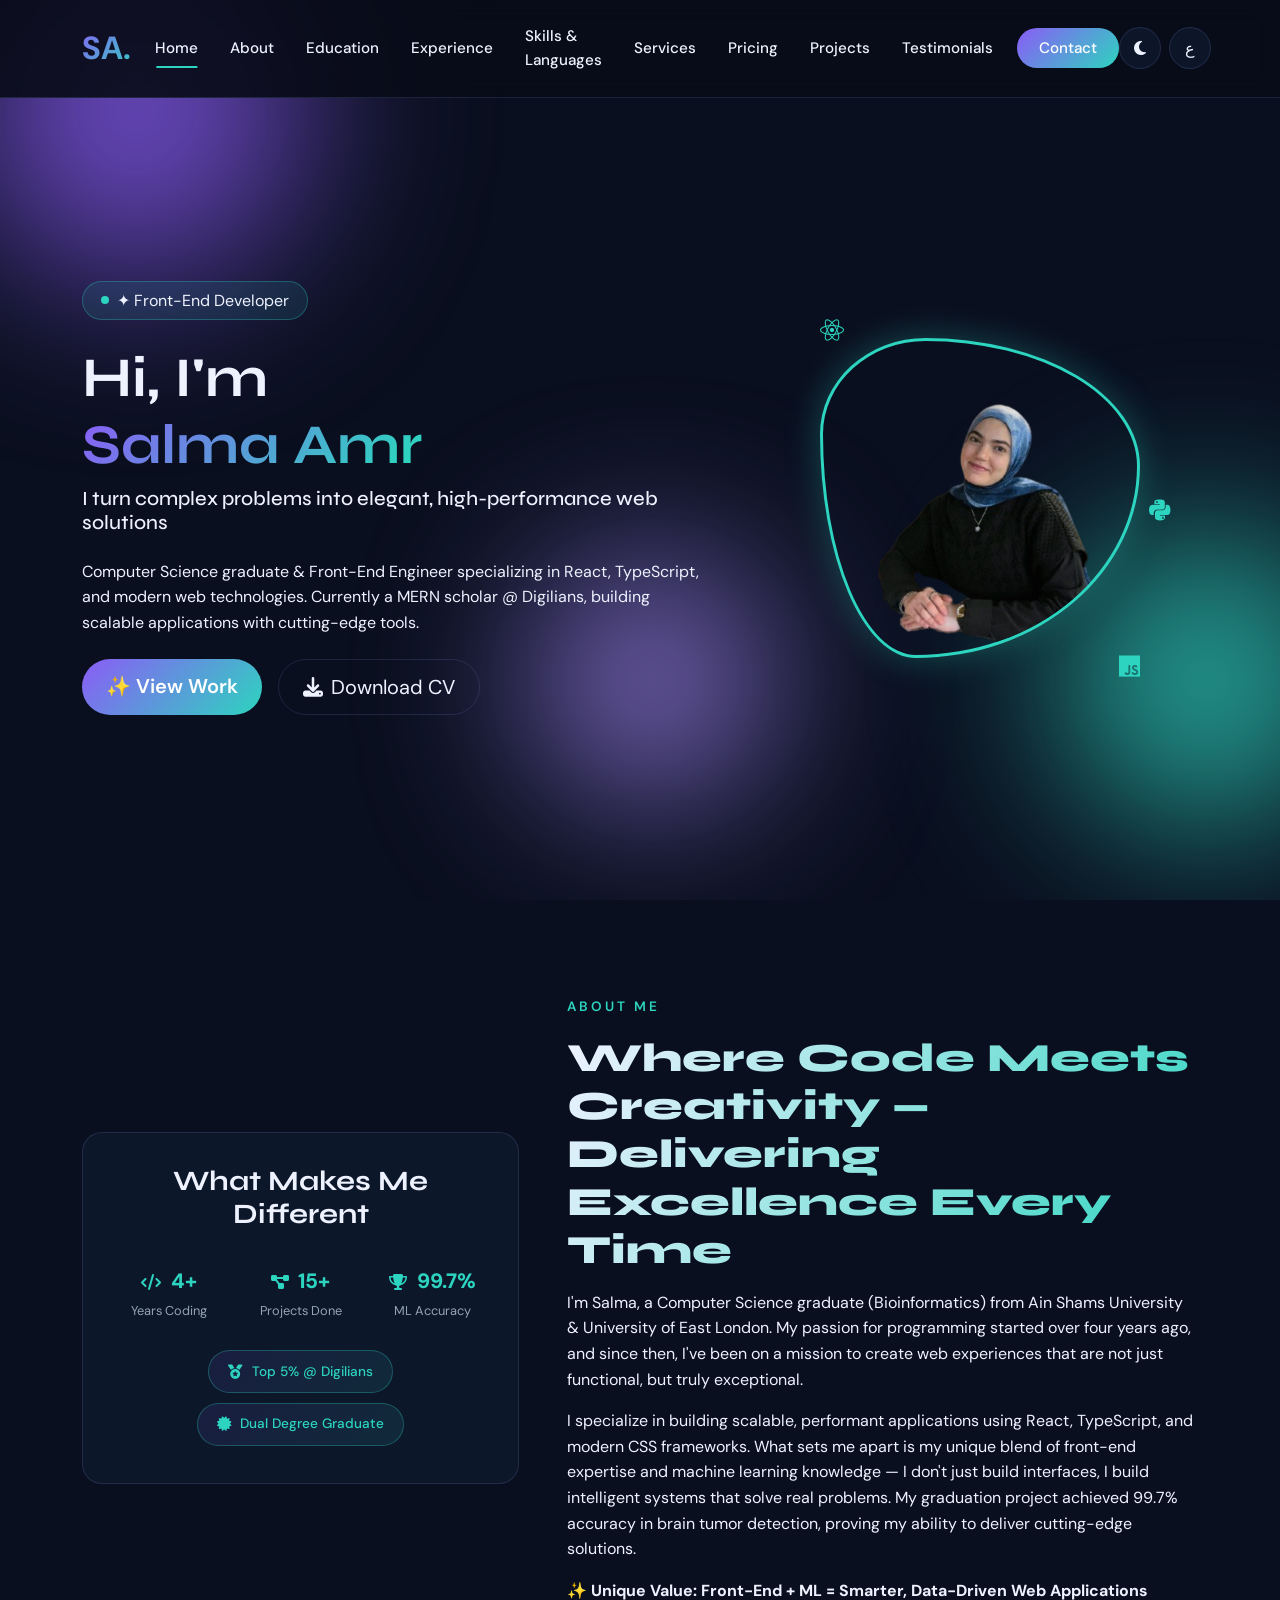
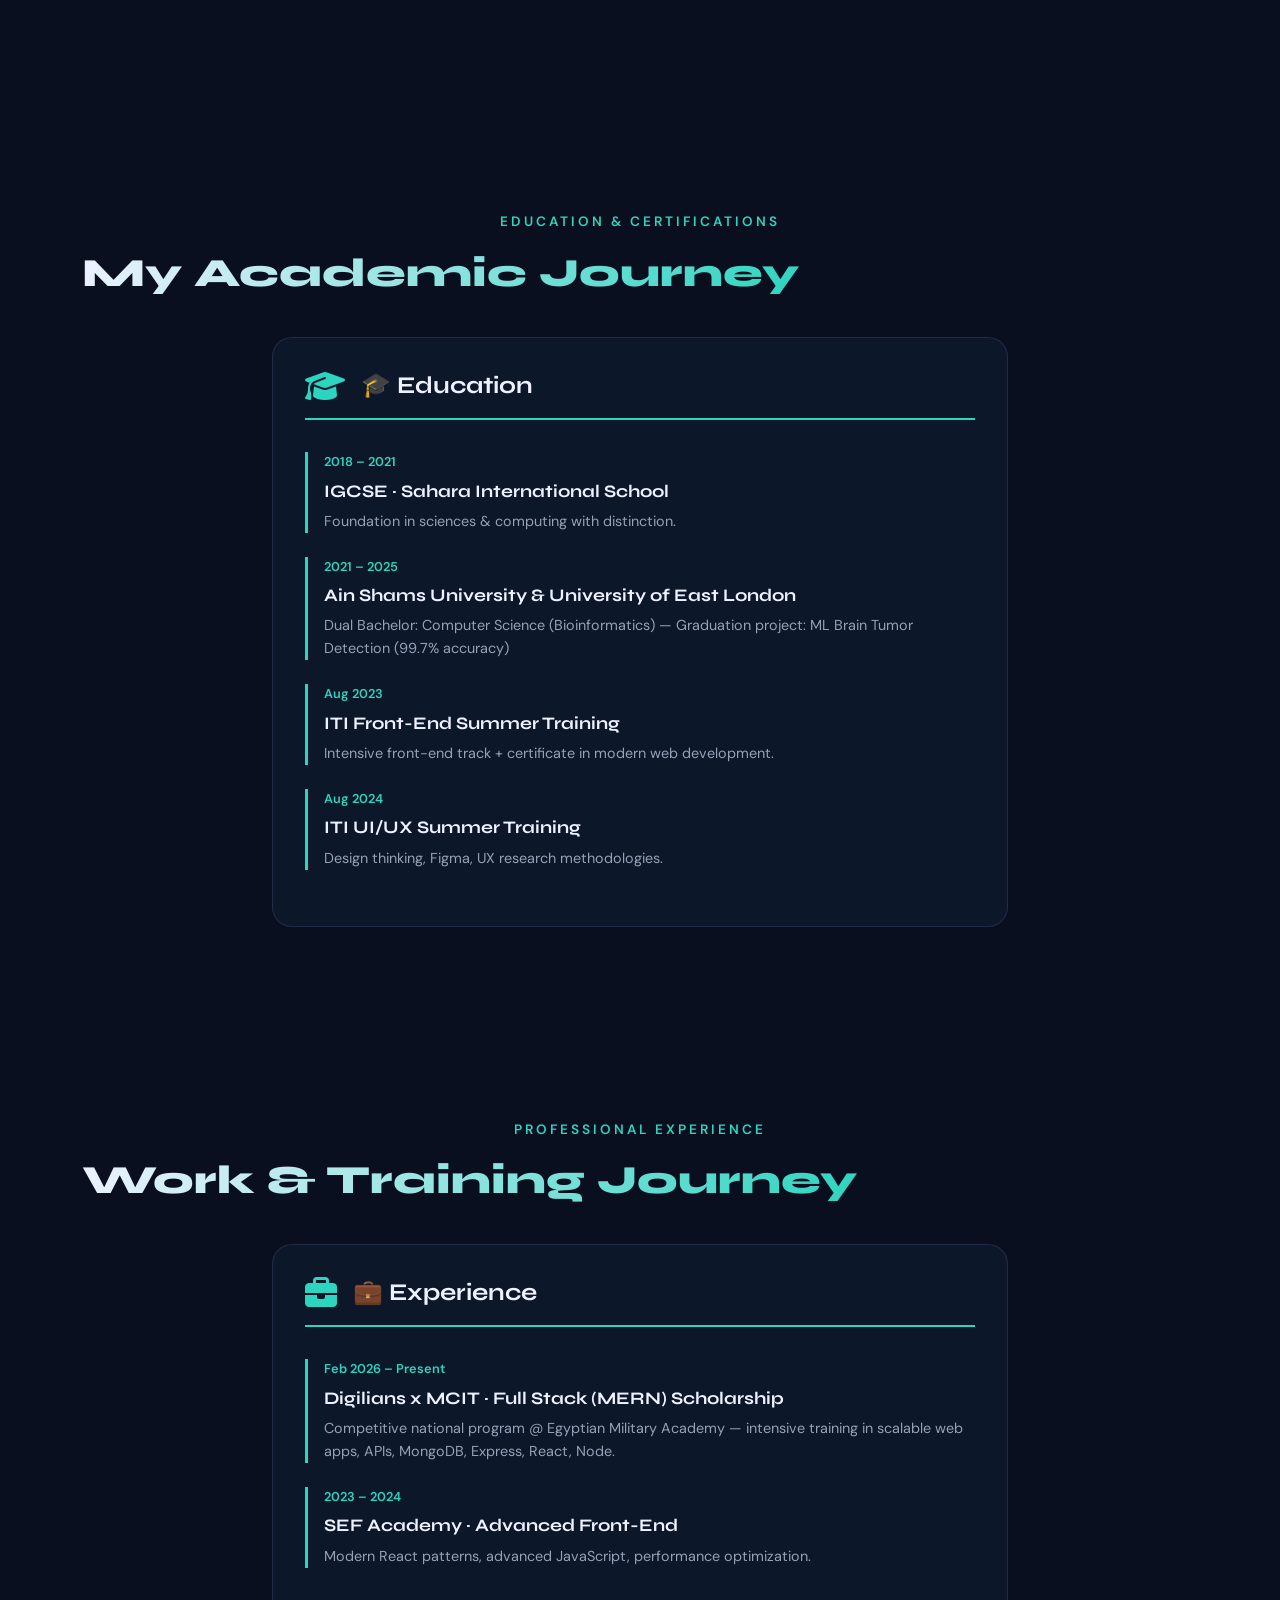
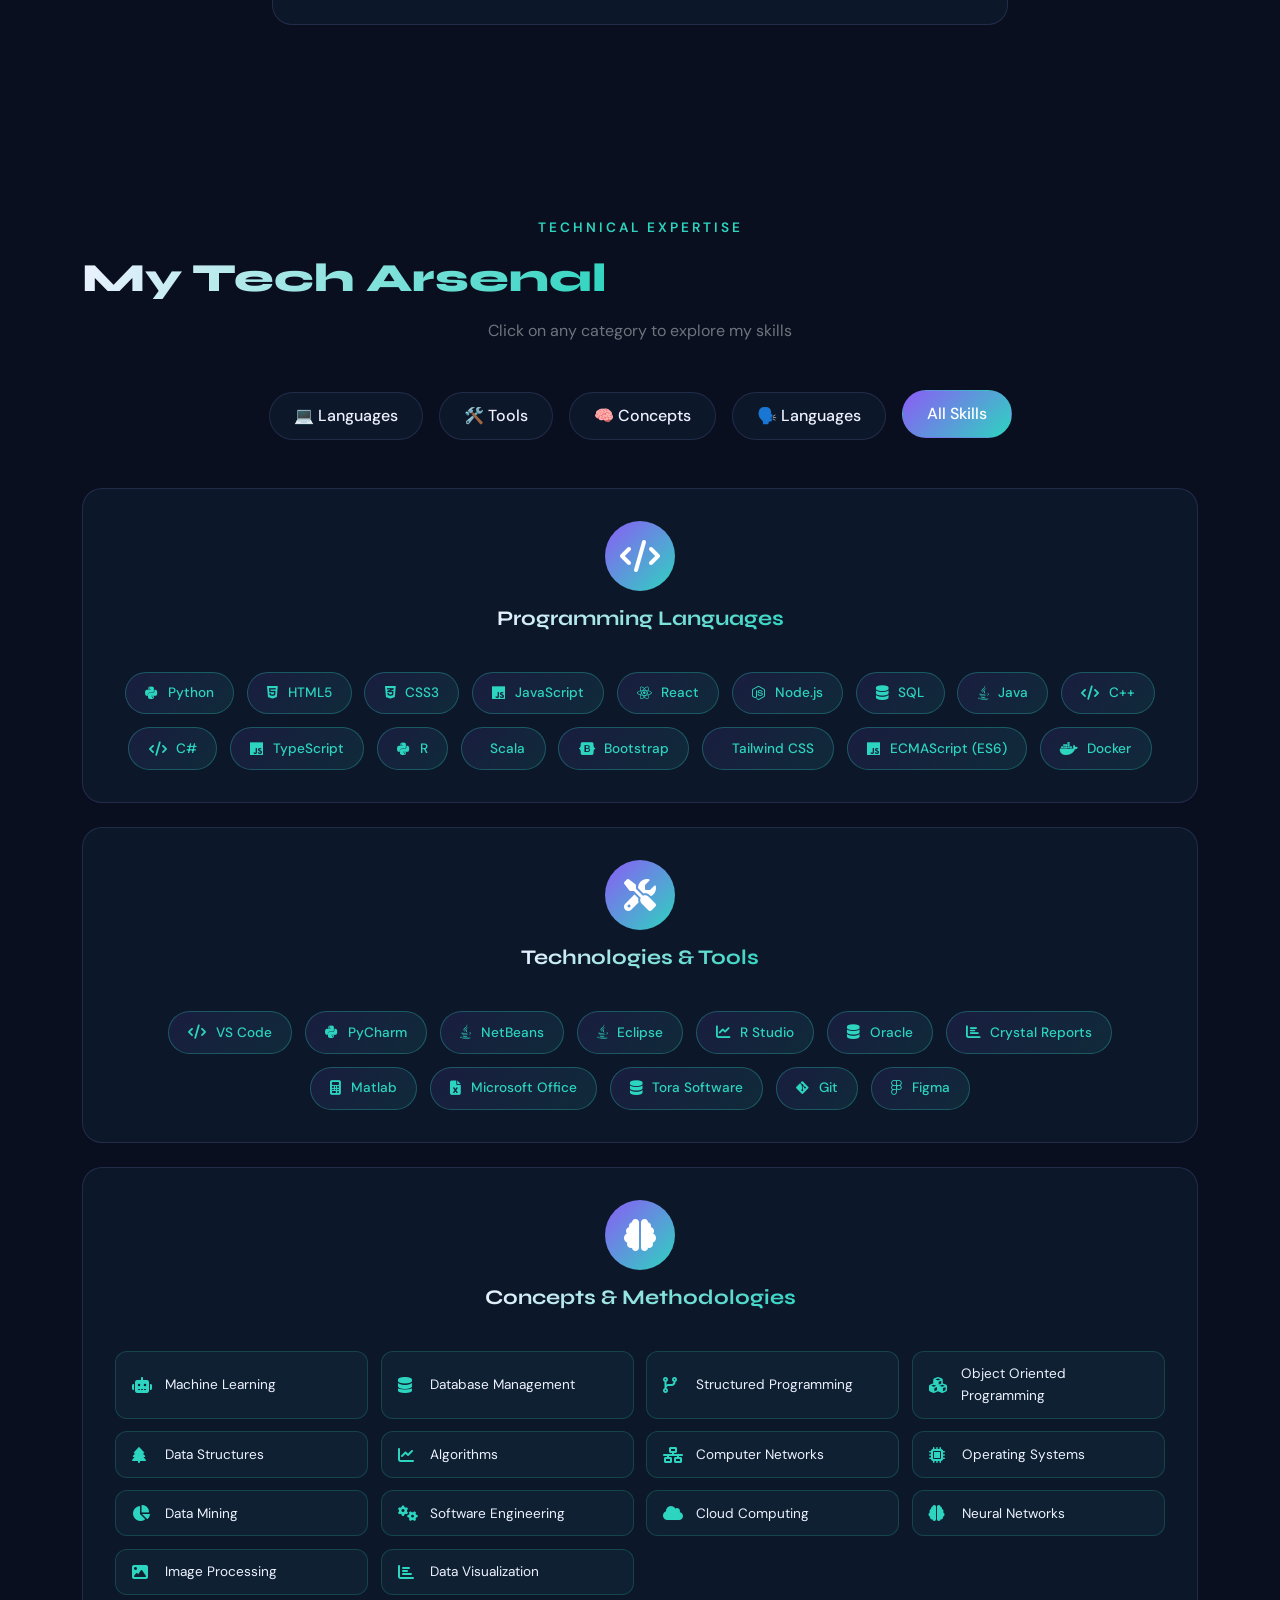
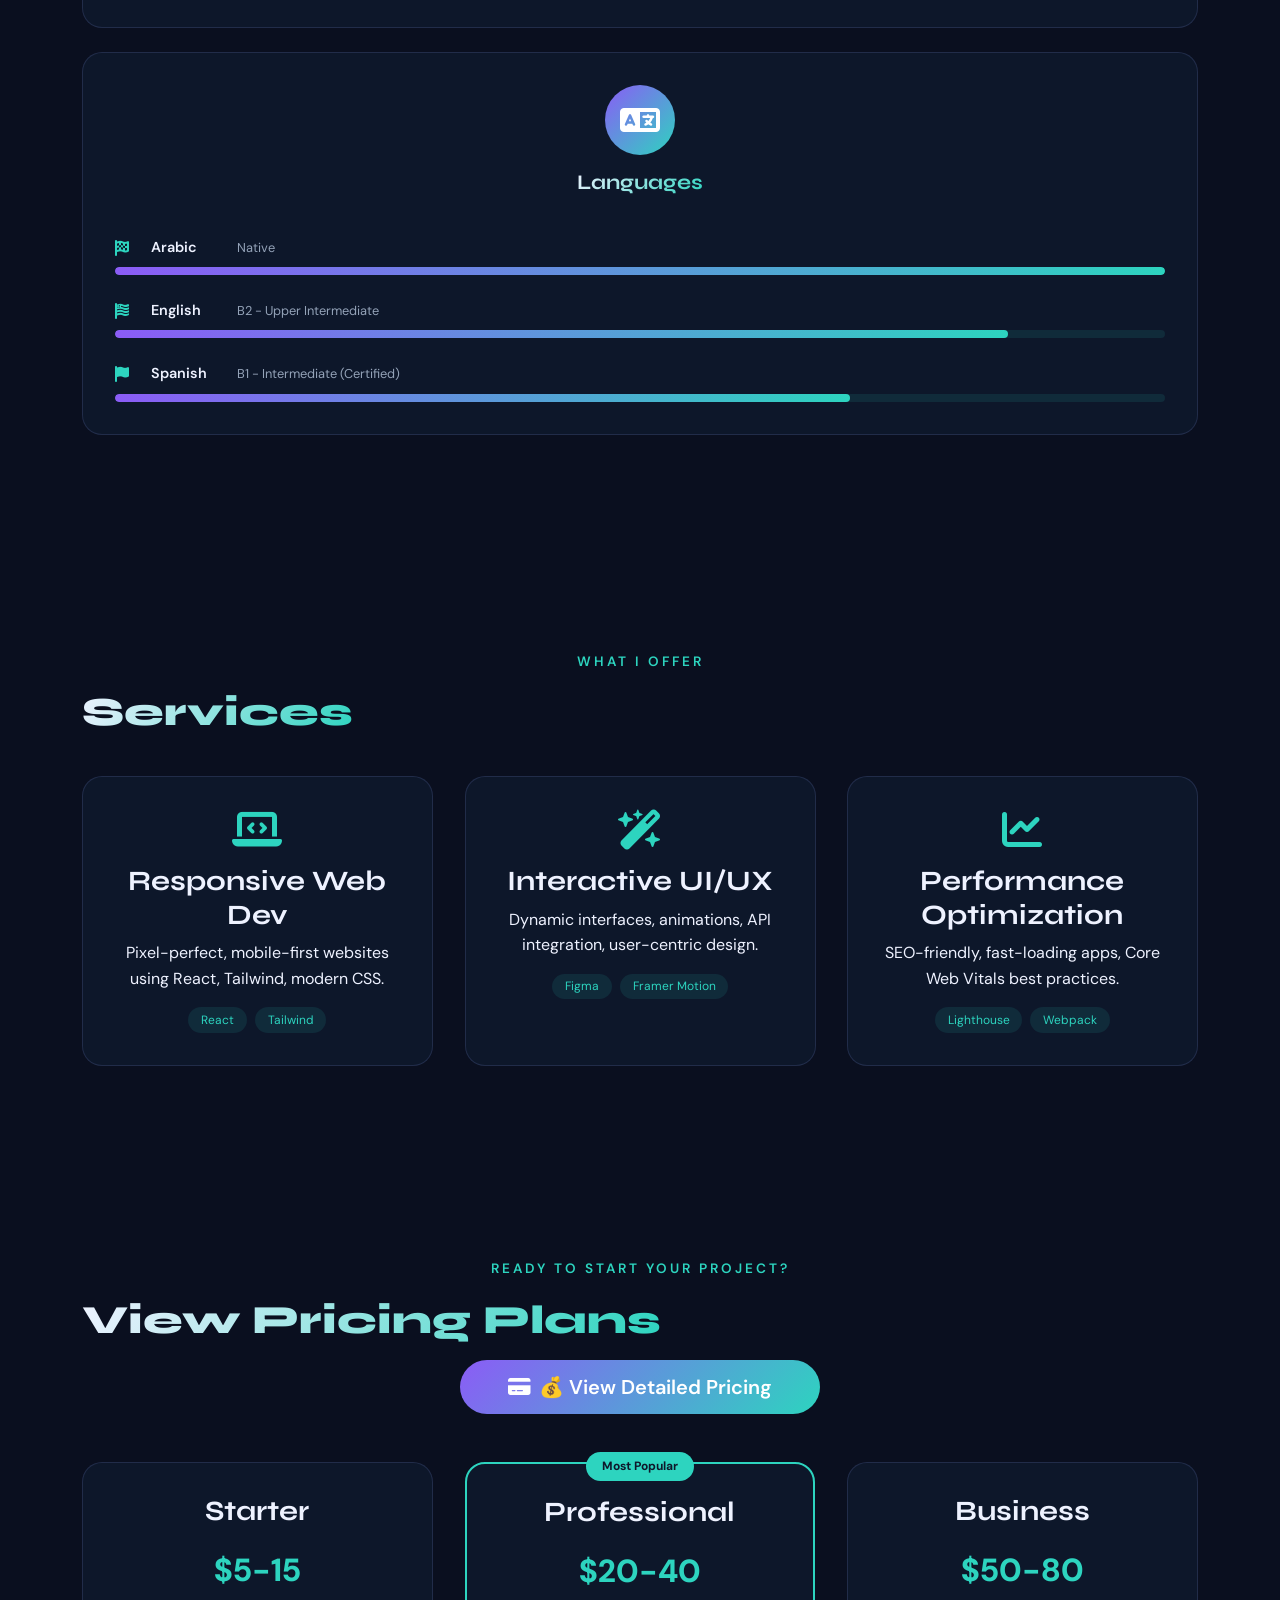
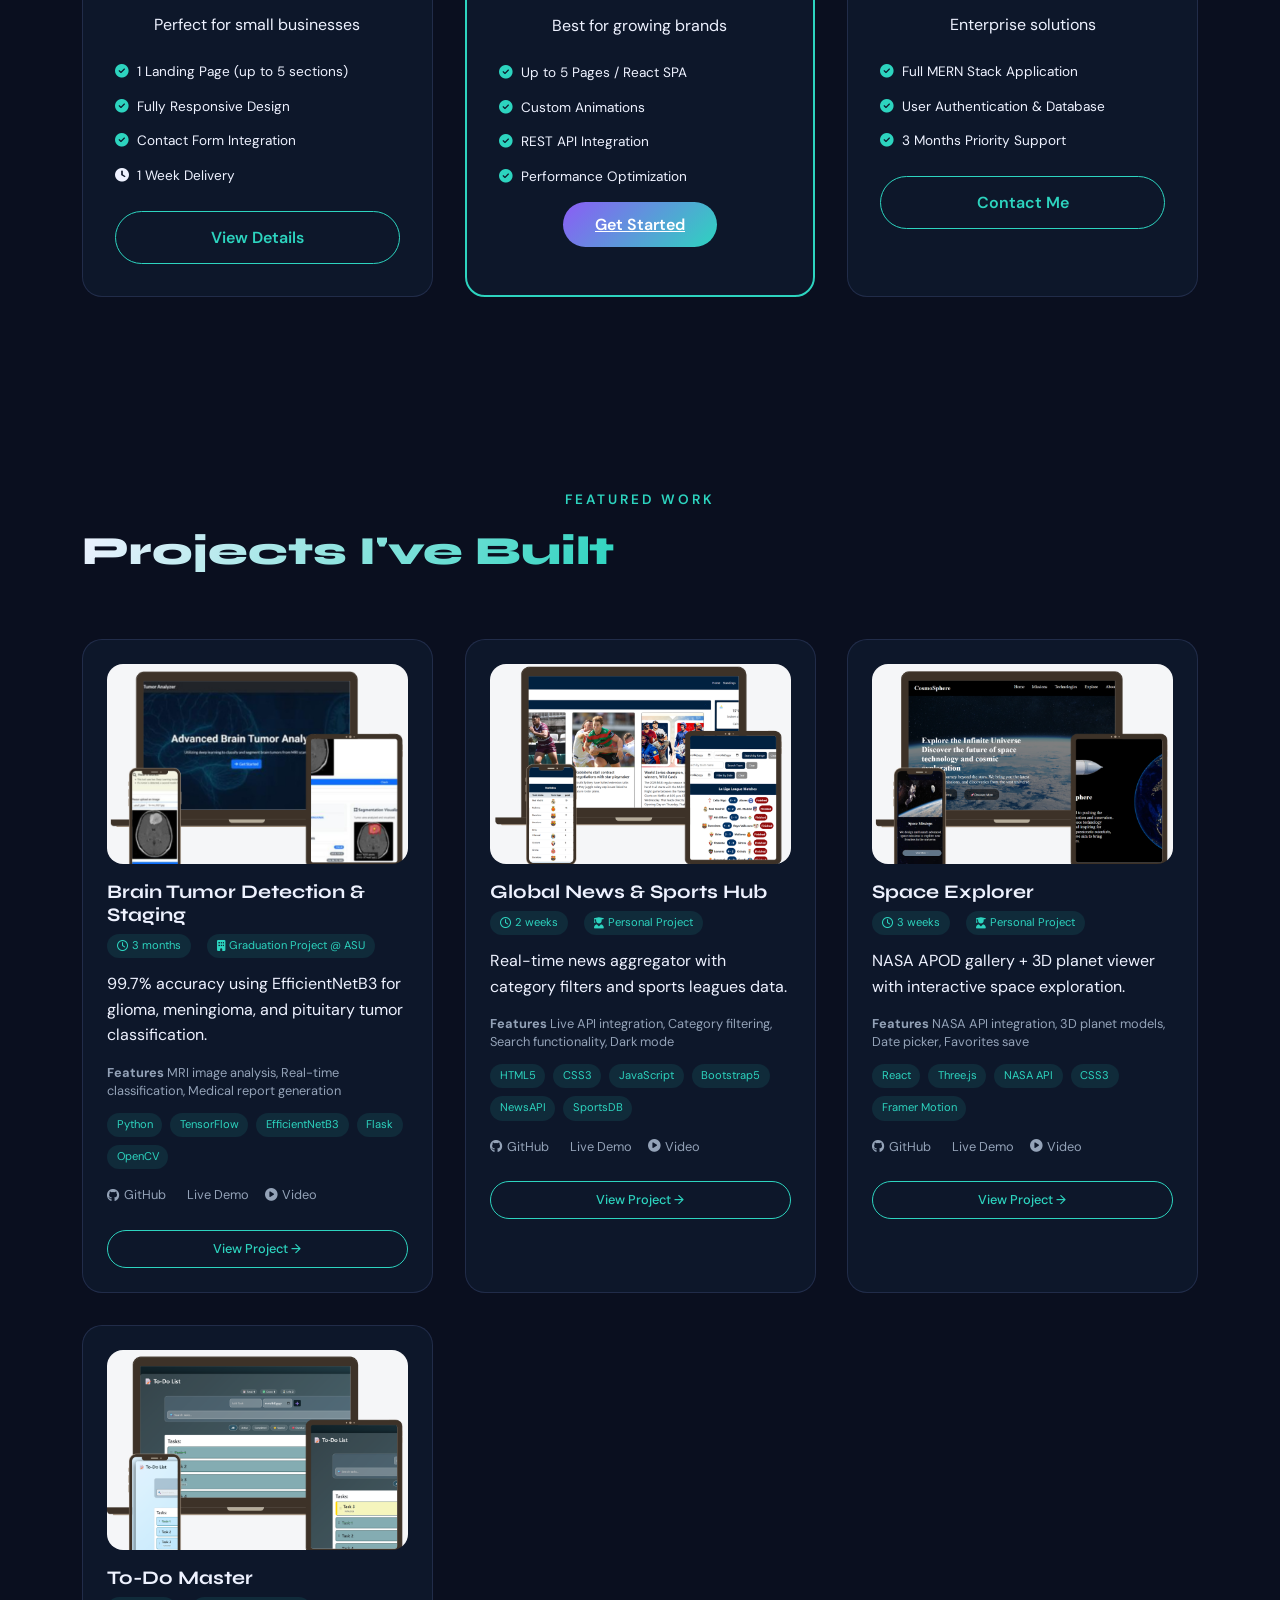
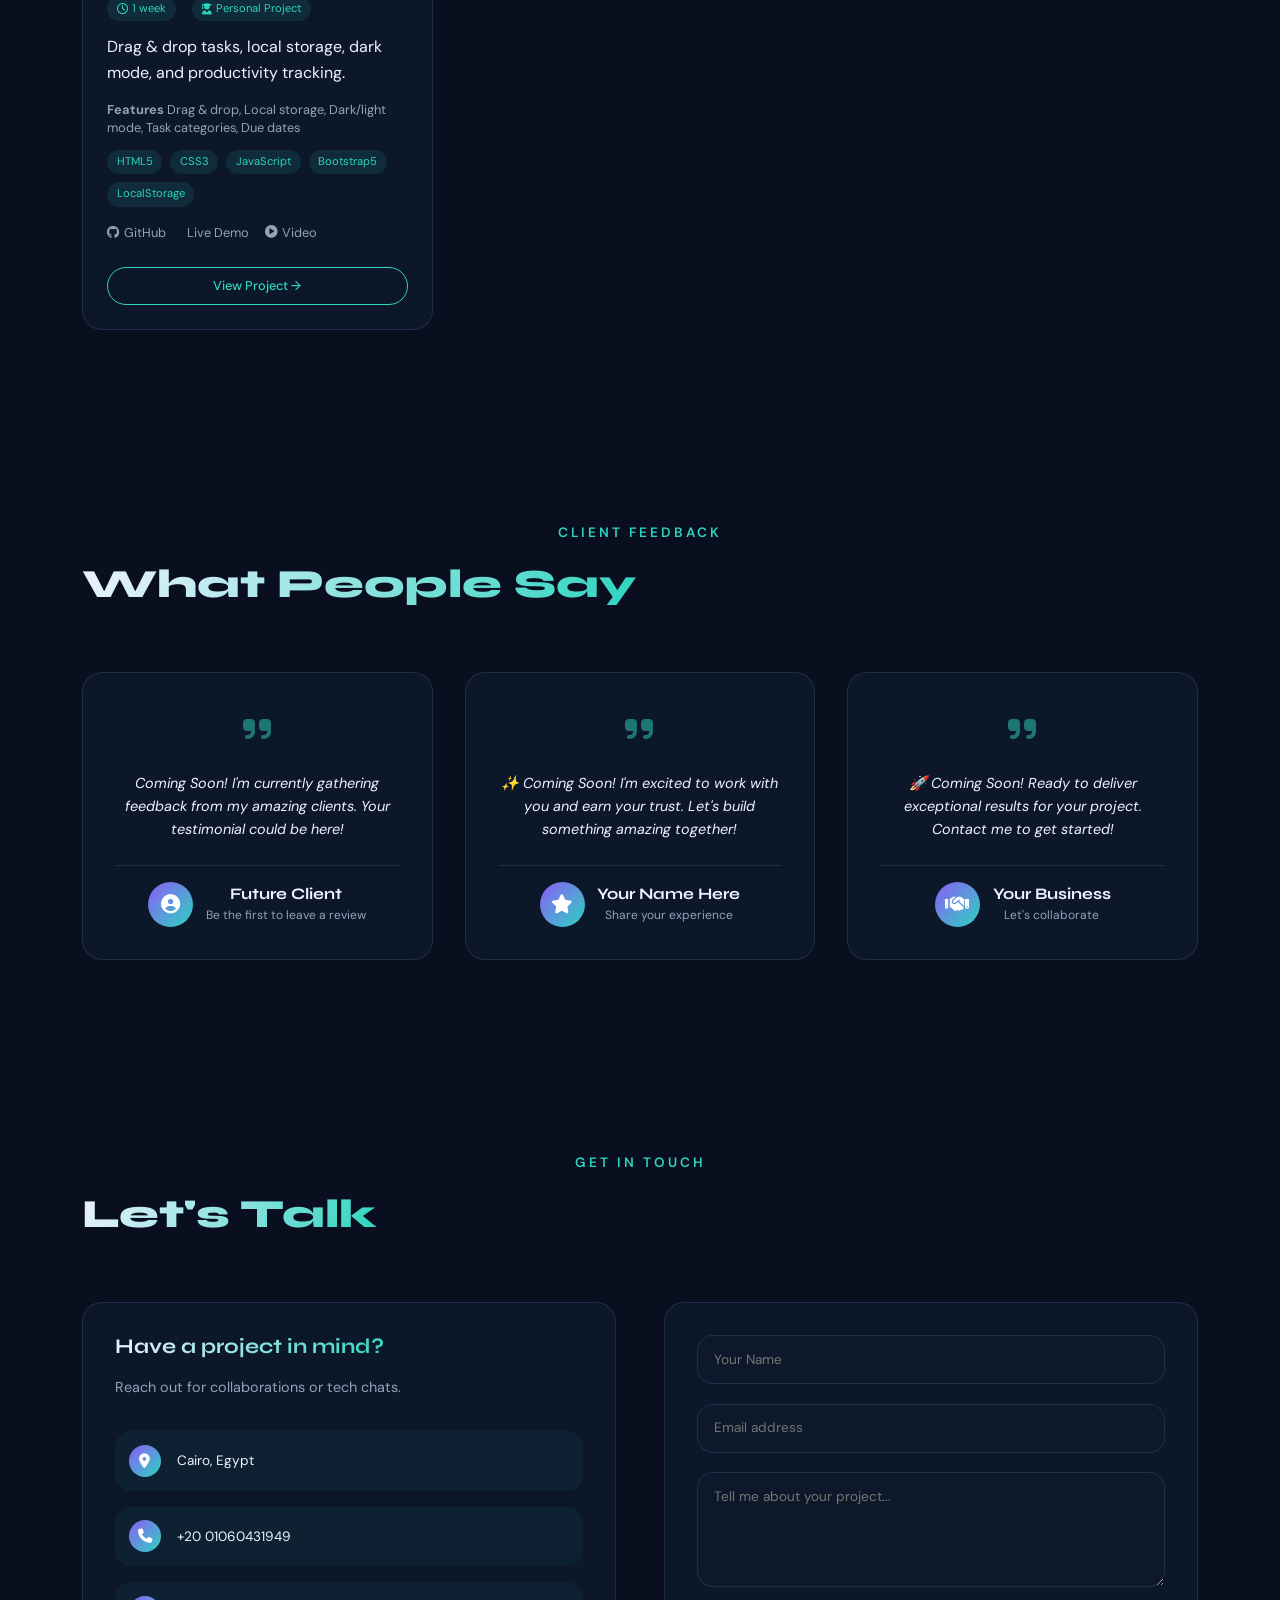
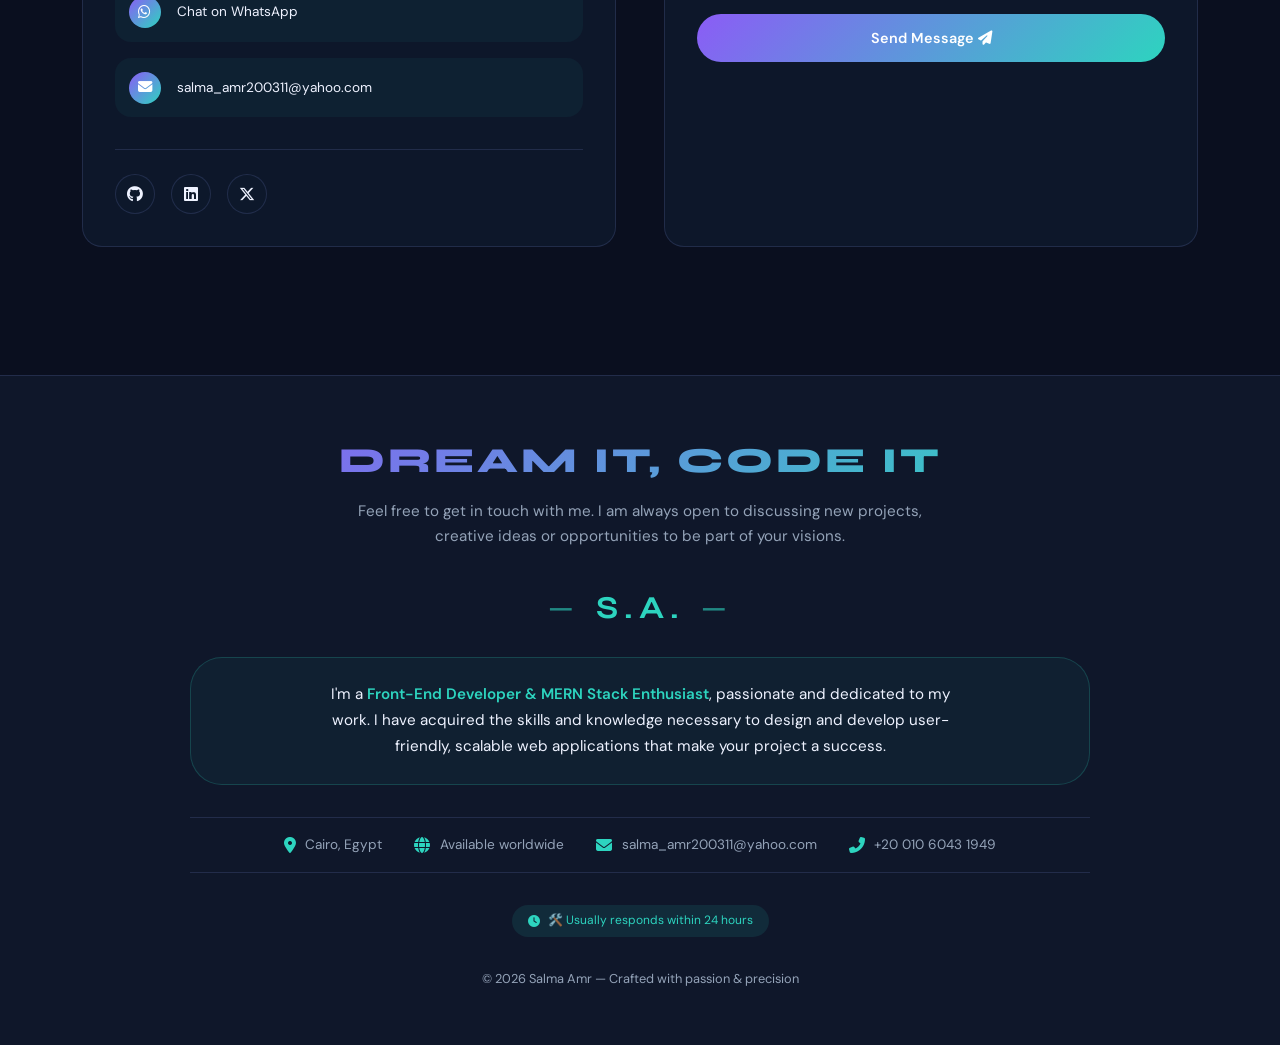
<file: index.html>
<!DOCTYPE html>
<html lang="en" dir="ltr">

<head>
  <meta charset="UTF-8">
  <meta name="viewport" content="width=device-width, initial-scale=1.0, viewport-fit=cover">
  <title>Salma Amr | Front-End Developer Portfolio</title>
  <!-- Fonts & Icons -->
  <link rel="preconnect" href="https://fonts.googleapis.com">
  <link rel="preconnect" href="https://fonts.gstatic.com" crossorigin>
  <link
    href="https://fonts.googleapis.com/css2?family=Syne:wght@400;500;600;700;800&family=DM+Sans:ital,wght@0,300;0,400;0,500;0,600;0,700;1,400&display=swap"
    rel="stylesheet">
  <link href="https://cdn.jsdelivr.net/npm/bootstrap@5.3.3/dist/css/bootstrap.min.css" rel="stylesheet">
  <link rel="stylesheet" href="https://cdnjs.cloudflare.com/ajax/libs/font-awesome/6.5.2/css/all.min.css">
  <link href="https://unpkg.com/aos@2.3.1/dist/aos.css" rel="stylesheet">
  <link rel="stylesheet" href="style.css">
</head>

<body data-theme="dark" data-lang="en">

  <!-- Scroll to Top Button -->
  <button id="scrollToTopBtn" class="scroll-to-top" aria-label="Scroll to top">
    <i class="fas fa-arrow-up"></i>
  </button>

  <nav class="navbar navbar-expand-lg fixed-top portfolio-navbar py-3">
    <div class="container">
      <a class="navbar-brand fw-bold fs-2" href="#home">SA<span class="text-accent">.</span></a>
      <div class="d-flex gap-2 order-lg-2">
        <button class="theme-toggle-btn" id="themeToggle" aria-label="Toggle theme"><i class="fas fa-moon"></i></button>
        <button class="lang-toggle-btn" id="langToggle" aria-label="Toggle language"><span>EN</span></button>
        <button class="navbar-toggler" type="button" data-bs-toggle="collapse" data-bs-target="#navbarMenu"><span
            class="navbar-toggler-icon"></span></button>
      </div>
      <div class="collapse navbar-collapse" id="navbarMenu">
        <ul class="navbar-nav ms-auto gap-3 align-items-center">
          <li class="nav-item"><a class="nav-link" href="#home" data-i18n="nav-home">Home</a></li>
          <li class="nav-item"><a class="nav-link" href="#about" data-i18n="nav-about">About</a></li>
          <li class="nav-item"><a class="nav-link" href="#education" data-i18n="nav-education">Education</a></li>
          <li class="nav-item"><a class="nav-link" href="#experience" data-i18n="nav-experience">Experience</a></li>
          <li class="nav-item"><a class="nav-link" href="#skills" data-i18n="nav-skills">Skills & Languages</a></li>
          <li class="nav-item"><a class="nav-link" href="#services" data-i18n="nav-services">Services</a></li>
          <li class="nav-item"><a class="nav-link" href="#pricing" data-i18n="nav-pricing">Pricing</a></li>
          <li class="nav-item"><a class="nav-link" href="#projects" data-i18n="nav-projects">Projects</a></li>
          <li class="nav-item"><a class="nav-link" href="#testimonials" data-i18n="nav-testimonials">Testimonials</a>
          </li>
          <li class="nav-item"><a class="nav-link contact-nav-btn" href="#contact" data-i18n="nav-contact">Contact</a>
          </li>
        </ul>
      </div>
    </div>
  </nav>

  <header id="home" class="hero d-flex align-items-center">
    <div class="hero-bg-orb orb-1"></div>
    <div class="hero-bg-orb orb-2"></div>
    <div class="hero-bg-orb orb-3"></div>
    <div class="container">
      <div class="row align-items-center g-5">
        <div class="col-lg-7">
          <div class="hero-badge" data-aos="fade-up"><span class="badge-pulse"></span><span data-i18n="hero-badge">✦
              Front-End Developer</span></div>
          <h1 class="display-4 fw-bold" data-aos="fade-up" data-aos-delay="100"><span data-i18n="hero-greeting">Hi,
              I'm</span><br><span class="name-highlight">Salma Amr</span></h1>
          <h3 class="h5 text-accent mb-4" data-aos="fade-up" data-aos-delay="150" data-i18n="hero-title">I turn complex
            problems into elegant, high-performance web solutions</h3>
          <p class="hero-description mb-4 fs-6" data-aos="fade-up" data-aos-delay="200" data-i18n="hero-desc">Computer
            Science graduate & Front-End Engineer specializing in React, TypeScript, and modern web technologies.
            Currently a MERN scholar @ Digilians, building scalable applications with cutting-edge tools.</p>
          <div class="d-flex flex-wrap gap-3" data-aos="fade-up" data-aos-delay="300">
            <a href="#projects" class="btn btn-gradient btn-lg px-4" data-i18n="hero-btn-work">✨ View Work</a>
            <a href="#" class="btn btn-outline-custom btn-lg px-4" id="downloadCVBtn"><i
                class="fas fa-download me-2"></i><span data-i18n="hero-btn-contact">Download CV</span></a>
          </div>
        </div>
        <div class="col-lg-5 text-center">
          <div class="hero-photo-stage" data-aos="zoom-in">
            <div class="hero-photo-frame"><img src="images/profile.png" class="hero-profile-img" alt="Salma Amr"></div>
            <div class="floating-tech-icons"><i class="fab fa-react"></i><i class="fab fa-js"></i><i
                class="fab fa-python"></i></div>
          </div>
        </div>
      </div>
    </div>
  </header>

  <main>
    <section id="about" class="section-spacing">
      <div class="container">
        <div class="row g-5 align-items-center">
          <div class="col-lg-5" data-aos="fade-right">
            <div class="about-card">
              <h3 data-i18n="about-title">What Makes Me Different</h3>
              <div class="about-stats-grid">
                <div class="about-stat"><span class="about-stat-num"><i class="fas fa-code"></i> 4+</span><span
                    data-i18n="about-stat-years">Years Coding</span></div>
                <div class="about-stat"><span class="about-stat-num"><i class="fas fa-project-diagram"></i>
                    15+</span><span data-i18n="about-stat-projects">Projects Done</span></div>
                <div class="about-stat"><span class="about-stat-num"><i class="fas fa-trophy"></i> 99.7%</span><span
                    data-i18n="about-stat-accuracy">ML Accuracy</span></div>
              </div>
              <div class="mt-4">
                <div class="skill-tag" style="display: inline-flex; margin: 0.3rem;"><i class="fas fa-medal"></i> <span
                    data-i18n="about-badge-1">Top 5% @ Digilians</span></div>
                <div class="skill-tag" style="display: inline-flex; margin: 0.3rem;"><i class="fas fa-certificate"></i>
                  <span data-i18n="about-badge-2">Dual Degree Graduate</span>
                </div>
              </div>
            </div>
          </div>
          <div class="col-lg-7" data-aos="fade-left">
            <div class="section-label" data-i18n="about-label">About Me</div>
            <h2 class="section-title" data-i18n="about-heading">Where Code Meets Creativity — Delivering Excellence
              Every Time</h2>
            <p data-i18n="about-text-1">I'm Salma, a Computer Science graduate (Bioinformatics) from Ain Shams
              University & University of East London. My passion for programming started over four years ago, and since
              then, I've been on a mission to create web experiences that are not just functional, but truly
              exceptional.</p>
            <p data-i18n="about-text-2">I specialize in building scalable, performant applications using React,
              TypeScript, and modern CSS frameworks. What sets me apart is my unique blend of front-end expertise and
              machine learning knowledge — I don't just build interfaces, I build intelligent systems that solve real
              problems. My graduation project achieved 99.7% accuracy in brain tumor detection, proving my ability to
              deliver cutting-edge solutions.</p>
            <p class="mt-3 fw-bold text-accent" data-i18n="about-usp">✨ Unique Value: Front-End + ML = Smarter,
              Data-Driven Web Applications</p>
          </div>
        </div>
      </div>
    </section>

    <!-- Education Section -->
    <section id="education" class="section-spacing">
      <div class="container">
        <div class="section-label text-center" data-i18n="education-label">Education & Certifications</div>
        <h2 class="section-title text-center" data-i18n="education-heading">My Academic Journey</h2>
        <div class="row justify-content-center mt-4">
          <div class="col-lg-8" data-aos="fade-up">
            <div class="education-card">
              <div class="card-header-icon">
                <i class="fas fa-graduation-cap"></i>
                <h3 data-i18n="education-section-title">🎓 Education</h3>
              </div>
              <div class="edu-item">
                <div class="edu-year">2018 – 2021</div>
                <h4>IGCSE · Sahara International School</h4>
                <p data-i18n="edu-igcse">Foundation in sciences & computing with distinction.</p>
              </div>
              <div class="edu-item">
                <div class="edu-year">2021 – 2025</div>
                <h4>Ain Shams University & University of East London</h4>
                <p data-i18n="edu-bachelor">Dual Bachelor: Computer Science (Bioinformatics) — Graduation project: ML
                  Brain Tumor Detection (99.7% accuracy)</p>
              </div>
              <div class="edu-item">
                <div class="edu-year">Aug 2023</div>
                <h4>ITI Front-End Summer Training</h4>
                <p data-i18n="edu-iti-fe">Intensive front-end track + certificate in modern web development.</p>
              </div>
              <div class="edu-item">
                <div class="edu-year">Aug 2024</div>
                <h4>ITI UI/UX Summer Training</h4>
                <p data-i18n="edu-iti-ux">Design thinking, Figma, UX research methodologies.</p>
              </div>
            </div>
          </div>
        </div>
      </div>
    </section>

    <!-- Experience Section -->
    <section id="experience" class="section-spacing">
      <div class="container">
        <div class="section-label text-center" data-i18n="experience-label">Professional Experience</div>
        <h2 class="section-title text-center" data-i18n="experience-heading">Work & Training Journey</h2>
        <div class="row justify-content-center mt-4">
          <div class="col-lg-8" data-aos="fade-up">
            <div class="experience-card">
              <div class="card-header-icon">
                <i class="fas fa-briefcase"></i>
                <h3 data-i18n="experience-section-title">💼 Experience</h3>
              </div>
              <div class="exp-item">
                <div class="exp-year">Feb 2026 – Present</div>
                <h4>Digilians x MCIT · Full Stack (MERN) Scholarship</h4>
                <p data-i18n="exp-digilians">Competitive national program @ Egyptian Military Academy — intensive
                  training in scalable web apps, APIs, MongoDB, Express, React, Node.</p>
              </div>
              <div class="exp-item">
                <div class="exp-year">2023 – 2024</div>
                <h4>SEF Academy · Advanced Front-End</h4>
                <p data-i18n="edu-sef">Modern React patterns, advanced JavaScript, performance optimization.</p>
              </div>
            </div>
          </div>
        </div>
      </div>
    </section>

    <!-- Skills Section - WITH TAG FILTERING -->
    <section id="skills" class="section-spacing">
      <div class="container">
        <div class="section-label text-center" data-i18n="skills-label">Technical Expertise</div>
        <h2 class="section-title text-center" data-i18n="skills-heading">My Tech Arsenal</h2>
        <p class="text-center text-secondary mb-5" data-i18n="skills-filter-hint">Click on any category to explore my
          skills</p>

        <!-- Category Filter Buttons -->
        <div class="d-flex flex-wrap justify-content-center gap-3 mb-5" data-aos="fade-up">
          <button class="skill-filter-btn" data-filter="languages" data-i18n="filter-languages">💻 Languages</button>
          <button class="skill-filter-btn" data-filter="tools" data-i18n="filter-tools">🛠️ Tools</button>
          <button class="skill-filter-btn" data-filter="concepts" data-i18n="filter-concepts">🧠 Concepts</button>
          <button class="skill-filter-btn" data-filter="languages-spoken" data-i18n="filter-spoken">🗣️
            Languages</button>
          <button class="skill-filter-btn active" data-filter="all" data-i18n="filter-all">All Skills</button>
        </div>

        <!-- Programming Languages -->
        <div class="skill-category-container" data-category="languages" data-aos="fade-up">
          <div class="skill-category-card">
            <div class="skill-category-header">
              <div class="skill-category-icon"><i class="fas fa-code"></i></div>
              <h3 class="skill-category-title" data-i18n="skill-lang-title">Programming Languages</h3>
            </div>
            <div class="skill-tags-grid">
              <div class="skill-tag"><i class="fab fa-python"></i> Python</div>
              <div class="skill-tag"><i class="fab fa-html5"></i> HTML5</div>
              <div class="skill-tag"><i class="fab fa-css3-alt"></i> CSS3</div>
              <div class="skill-tag"><i class="fab fa-js"></i> JavaScript</div>
              <div class="skill-tag"><i class="fab fa-react"></i> React</div>
              <div class="skill-tag"><i class="fab fa-node-js"></i> Node.js</div>
              <div class="skill-tag"><i class="fas fa-database"></i> SQL</div>
              <div class="skill-tag"><i class="fab fa-java"></i> Java</div>
              <div class="skill-tag"><i class="fas fa-code"></i> C++</div>
              <div class="skill-tag"><i class="fas fa-code"></i> C#</div>
              <div class="skill-tag"><i class="fab fa-js"></i> TypeScript</div>
              <div class="skill-tag"><i class="fab fa-python"></i> R</div>
              <div class="skill-tag"><i class="fab fa-scala"></i> Scala</div>
              <div class="skill-tag"><i class="fab fa-bootstrap"></i> Bootstrap</div>
              <div class="skill-tag"><i class="fab fa-tailwind"></i> Tailwind CSS</div>
              <div class="skill-tag"><i class="fab fa-js"></i> ECMAScript (ES6)</div>
              <div class="skill-tag"><i class="fab fa-docker"></i> Docker</div>
            </div>
          </div>
        </div>

        <!-- Technologies & Tools -->
        <div class="skill-category-container" data-category="tools" data-aos="fade-up" data-aos-delay="100">
          <div class="skill-category-card">
            <div class="skill-category-header">
              <div class="skill-category-icon"><i class="fas fa-tools"></i></div>
              <h3 class="skill-category-title" data-i18n="skill-tools-title">Technologies & Tools</h3>
            </div>
            <div class="skill-tags-grid">
              <div class="skill-tag"><i class="fas fa-code"></i> VS Code</div>
              <div class="skill-tag"><i class="fab fa-python"></i> PyCharm</div>
              <div class="skill-tag"><i class="fab fa-java"></i> NetBeans</div>
              <div class="skill-tag"><i class="fab fa-java"></i> Eclipse</div>
              <div class="skill-tag"><i class="fas fa-chart-line"></i> R Studio</div>
              <div class="skill-tag"><i class="fas fa-database"></i> Oracle</div>
              <div class="skill-tag"><i class="fas fa-chart-bar"></i> Crystal Reports</div>
              <div class="skill-tag"><i class="fas fa-calculator"></i> Matlab</div>
              <div class="skill-tag"><i class="fas fa-file-excel"></i> Microsoft Office</div>
              <div class="skill-tag"><i class="fas fa-database"></i> Tora Software</div>
              <div class="skill-tag"><i class="fab fa-git-alt"></i> Git</div>
              <div class="skill-tag"><i class="fab fa-figma"></i> Figma</div>
            </div>
          </div>
        </div>

        <!-- Concepts & Methodologies -->
        <div class="skill-category-container" data-category="concepts" data-aos="fade-up" data-aos-delay="200">
          <div class="skill-category-card">
            <div class="skill-category-header">
              <div class="skill-category-icon"><i class="fas fa-brain"></i></div>
              <h3 class="skill-category-title" data-i18n="skill-concepts-title">Concepts & Methodologies</h3>
            </div>
            <div class="skill-concepts-grid">
              <div class="concept-item"><i class="fas fa-robot"></i> Machine Learning</div>
              <div class="concept-item"><i class="fas fa-database"></i> Database Management</div>
              <div class="concept-item"><i class="fas fa-code-branch"></i> Structured Programming</div>
              <div class="concept-item"><i class="fas fa-cubes"></i> Object Oriented Programming</div>
              <div class="concept-item"><i class="fas fa-tree"></i> Data Structures</div>
              <div class="concept-item"><i class="fas fa-chart-line"></i> Algorithms</div>
              <div class="concept-item"><i class="fas fa-network-wired"></i> Computer Networks</div>
              <div class="concept-item"><i class="fas fa-microchip"></i> Operating Systems</div>
              <div class="concept-item"><i class="fas fa-chart-pie"></i> Data Mining</div>
              <div class="concept-item"><i class="fas fa-cogs"></i> Software Engineering</div>
              <div class="concept-item"><i class="fas fa-cloud"></i> Cloud Computing</div>
              <div class="concept-item"><i class="fas fa-brain"></i> Neural Networks</div>
              <div class="concept-item"><i class="fas fa-image"></i> Image Processing</div>
              <div class="concept-item"><i class="fas fa-chart-bar"></i> Data Visualization</div>
            </div>
          </div>
        </div>

        <!-- Languages Spoken -->
        <div class="skill-category-container" data-category="languages-spoken" data-aos="fade-up" data-aos-delay="300">
          <div class="skill-category-card">
            <div class="skill-category-header">
              <div class="skill-category-icon"><i class="fas fa-language"></i></div>
              <h3 class="skill-category-title" data-i18n="skill-spoken-title">Languages</h3>
            </div>
            <div class="language-progress-grid">
              <div class="language-item">
                <div class="language-info"><i class="fas fa-flag-checkered"></i><span
                    class="language-name">Arabic</span><span class="language-level"
                    data-i18n="lang-arabic-level">Native</span></div>
                <div class="progress-bar-container">
                  <div class="progress-bar" style="width: 100%"></div>
                </div>
              </div>
              <div class="language-item">
                <div class="language-info"><i class="fas fa-flag-usa"></i><span
                    class="language-name">English</span><span class="language-level" data-i18n="lang-english-level">B2 -
                    Upper Intermediate</span></div>
                <div class="progress-bar-container">
                  <div class="progress-bar" style="width: 85%"></div>
                </div>
              </div>
              <div class="language-item">
                <div class="language-info"><i class="fas fa-flag"></i><span class="language-name">Spanish</span><span
                    class="language-level" data-i18n="lang-spanish-level">B1 - Intermediate (Certified)</span></div>
                <div class="progress-bar-container">
                  <div class="progress-bar" style="width: 70%"></div>
                </div>
              </div>
            </div>
          </div>
        </div>
      </div>
    </section>

    <section id="services" class="section-spacing">
      <div class="container">
        <div class="section-label text-center" data-i18n="services-label">What I Offer</div>
        <h2 class="section-title text-center" data-i18n="services-heading">Services</h2>
        <div class="services-grid mt-4">
          <div class="service-card" data-aos="flip-left"><i class="fas fa-laptop-code"></i>
            <h3 data-i18n="service-1-title">Responsive Web Dev</h3>
            <p data-i18n="service-1-desc">Pixel-perfect, mobile-first websites using React, Tailwind, modern CSS.</p>
            <div class="service-tech"><span>React</span><span>Tailwind</span></div>
          </div>
          <div class="service-card" data-aos="flip-left" data-aos-delay="100"><i class="fas fa-wand-magic-sparkles"></i>
            <h3 data-i18n="service-2-title">Interactive UI/UX</h3>
            <p data-i18n="service-2-desc">Dynamic interfaces, animations, API integration, user-centric design.</p>
            <div class="service-tech"><span>Figma</span><span>Framer Motion</span></div>
          </div>
          <div class="service-card" data-aos="flip-left" data-aos-delay="200"><i class="fas fa-chart-line"></i>
            <h3 data-i18n="service-3-title">Performance Optimization</h3>
            <p data-i18n="service-3-desc">SEO-friendly, fast-loading apps, Core Web Vitals best practices.</p>
            <div class="service-tech"><span>Lighthouse</span><span>Webpack</span></div>
          </div>
        </div>
      </div>
    </section>

    <section id="pricing" class="section-spacing">
      <div class="container">
        <div class="section-label text-center" data-i18n="pricing-label">Ready to start your project?</div>
        <h2 class="section-title text-center" data-i18n="pricing-heading">View Pricing Plans</h2>
        <div class="text-center mb-5">
          <a href="Pricing.html" class="btn btn-gradient btn-lg px-5"><i class="fas fa-credit-card me-2"></i><span
              data-i18n="pricing-view-details">💰 View Detailed Pricing</span></a>
        </div>
        <div class="pricing-grid mt-5">
          <div class="price-card" data-aos="zoom-in">
            <h3 data-i18n="price-starter">Starter</h3>
            <div class="price-number">$5-15</div>
            <p data-i18n="price-starter-desc">Perfect for small businesses</p>
            <ul>
              <li><i class="fas fa-check-circle"></i> <span data-i18n="price-starter-1">1 Landing Page (up to 5
                  sections)</span></li>
              <li><i class="fas fa-check-circle"></i> <span data-i18n="price-starter-2">Fully Responsive Design</span>
              </li>
              <li><i class="fas fa-check-circle"></i> <span data-i18n="price-starter-3">Contact Form Integration</span>
              </li>
              <li><i class="fas fa-clock"></i> <span data-i18n="price-starter-5">1 Week Delivery</span></li>
            </ul><a href="Pricing.html" class="btn-price" data-i18n="price-btn">View Details</a>
          </div>
          <div class="price-card popular" data-aos="zoom-in" data-aos-delay="100">
            <div class="popular-badge" data-i18n="popular-badge">Most Popular</div>
            <h3 data-i18n="price-pro">Professional</h3>
            <div class="price-number">$20-40</div>
            <p data-i18n="price-pro-desc">Best for growing brands</p>
            <ul>
              <li><i class="fas fa-check-circle"></i> <span data-i18n="price-pro-1">Up to 5 Pages / React SPA</span>
              </li>
              <li><i class="fas fa-check-circle"></i> <span data-i18n="price-pro-2">Custom Animations</span></li>
              <li><i class="fas fa-check-circle"></i> <span data-i18n="price-pro-3">REST API Integration</span></li>
              <li><i class="fas fa-check-circle"></i> <span data-i18n="price-pro-5">Performance Optimization</span></li>
            </ul><a href="Pricing.html" class="btn-gradient" data-i18n="price-btn-pro">Get Started</a>
          </div>
          <div class="price-card" data-aos="zoom-in" data-aos-delay="200">
            <h3 data-i18n="price-business">Business</h3>
            <div class="price-number">$50-80</div>
            <p data-i18n="price-business-desc">Enterprise solutions</p>
            <ul>
              <li><i class="fas fa-check-circle"></i> <span data-i18n="price-business-1">Full MERN Stack
                  Application</span></li>
              <li><i class="fas fa-check-circle"></i> <span data-i18n="price-business-2">User Authentication &
                  Database</span></li>
              <li><i class="fas fa-check-circle"></i> <span data-i18n="price-business-4">3 Months Priority
                  Support</span></li>
            </ul><a href="Pricing.html" class="btn-price" data-i18n="price-btn-contact">Contact Me</a>
          </div>
        </div>
      </div>
    </section>

    <!-- PROJECTS SECTION -->
    <section id="projects" class="section-spacing">
      <div class="container">
        <div class="section-label text-center" data-i18n="projects-label">Featured Work</div>
        <h2 class="section-title text-center" data-i18n="projects-heading">Projects I've Built</h2>
        <div class="projects-grid mt-5">

          <!-- Project 1 - Brain Tumor Detection -->
          <div class="project-card" data-aos="flip-up">
            <div class="project-img"><img src="images/projectBrain.png" alt="Brain Tumor Detection">
              <div class="project-overlay"><a href="#" class="project-link"><i class="fas fa-external-link-alt"></i></a>
              </div>
            </div>
            <div class="project-info">
              <h3 data-i18n="project-1-title">Brain Tumor Detection & Staging</h3>
              <div class="project-meta"><span class="project-badge"><i class="far fa-clock"></i> <span
                    data-i18n="project-1-time">3 months</span></span><span class="project-badge"><i
                    class="fas fa-building"></i> <span data-i18n="project-1-place">Graduation Project @
                    ASU</span></span></div>
              <p data-i18n="project-1-desc">99.7% accuracy using EfficientNetB3 for glioma, meningioma, and pituitary
                tumor classification.</p>
              <div class="project-features"><strong data-i18n="project-features-label">Features:</strong> <span
                  data-i18n="project-1-features">MRI image analysis, Real-time classification, Medical report
                  generation</span></div>
              <div class="project-tech">
                <span>Python</span><span>TensorFlow</span><span>EfficientNetB3</span><span>Flask</span><span>OpenCV</span>
              </div>
              <div class="project-links"><a href="#" class="project-link-icon"><i class="fab fa-github"></i>
                  GitHub</a><a href="#" class="project-link-icon"><i class="fab fa-vercel"></i> Live Demo</a><a href="#"
                  class="project-link-icon"><i class="fas fa-play-circle"></i> Video</a></div>
              <a href="https://www.linkedin.com/in/salma--amr/details/projects/" target="_blank"
                class="btn-view-project"><span data-i18n="view-project">View Project</span> →</a>
            </div>
          </div>

          <!-- Project 2 - Global News Hub -->
          <div class="project-card" data-aos="flip-up" data-aos-delay="100">
            <div class="project-img"><img src="images/projectNews.png" alt="News Hub">
              <div class="project-overlay"><a href="#" class="project-link"><i class="fas fa-external-link-alt"></i></a>
              </div>
            </div>
            <div class="project-info">
              <h3 data-i18n="project-2-title">Global News & Sports Hub</h3>
              <div class="project-meta"><span class="project-badge"><i class="far fa-clock"></i> <span
                    data-i18n="project-2-time">2 weeks</span></span><span class="project-badge"><i
                    class="fas fa-user-graduate"></i> <span data-i18n="project-2-place">Personal Project</span></span>
              </div>
              <p data-i18n="project-2-desc">Real-time news aggregator with category filters and sports leagues data.</p>
              <div class="project-features"><strong data-i18n="project-features-label">Features:</strong> <span
                  data-i18n="project-2-features">Live API integration, Category filtering, Search functionality, Dark
                  mode</span></div>
              <div class="project-tech">
                <span>HTML5</span><span>CSS3</span><span>JavaScript</span><span>Bootstrap5</span><span>NewsAPI</span><span>SportsDB</span>
              </div>
              <div class="project-links"><a href="#" class="project-link-icon"><i class="fab fa-github"></i>
                  GitHub</a><a href="#" class="project-link-icon"><i class="fab fa-vercel"></i> Live Demo</a><a href="#"
                  class="project-link-icon"><i class="fas fa-play-circle"></i> Video</a></div>
              <a href="https://www.linkedin.com/in/salma--amr/details/projects/" target="_blank"
                class="btn-view-project"><span data-i18n="view-project">View Project</span> →</a>
            </div>
          </div>

          <!-- Project 3 - Space Explorer -->
          <div class="project-card" data-aos="flip-up" data-aos-delay="200">
            <div class="project-img"><img src="images/projectSpace.png" alt="Space Explorer">
              <div class="project-overlay"><a href="#" class="project-link"><i class="fas fa-external-link-alt"></i></a>
              </div>
            </div>
            <div class="project-info">
              <h3 data-i18n="project-3-title">Space Explorer</h3>
              <div class="project-meta"><span class="project-badge"><i class="far fa-clock"></i> <span
                    data-i18n="project-3-time">3 weeks</span></span><span class="project-badge"><i
                    class="fas fa-user-graduate"></i> <span data-i18n="project-3-place">Personal Project</span></span>
              </div>
              <p data-i18n="project-3-desc">NASA APOD gallery + 3D planet viewer with interactive space exploration.</p>
              <div class="project-features"><strong data-i18n="project-features-label">Features:</strong> <span
                  data-i18n="project-3-features">NASA API integration, 3D planet models, Date picker, Favorites
                  save</span></div>
              <div class="project-tech"><span>React</span><span>Three.js</span><span>NASA
                  API</span><span>CSS3</span><span>Framer Motion</span></div>
              <div class="project-links"><a href="#" class="project-link-icon"><i class="fab fa-github"></i>
                  GitHub</a><a href="#" class="project-link-icon"><i class="fab fa-vercel"></i> Live Demo</a><a href="#"
                  class="project-link-icon"><i class="fas fa-play-circle"></i> Video</a></div>
              <a href="https://www.linkedin.com/in/salma--amr/details/projects/" target="_blank"
                class="btn-view-project"><span data-i18n="view-project">View Project</span> →</a>
            </div>
          </div>

          <!-- Project 4 - To-Do Master -->
          <div class="project-card" data-aos="flip-up" data-aos-delay="300">
            <div class="project-img"><img src="images/projectToDo.png" alt="To-Do Master">
              <div class="project-overlay"><a href="#" class="project-link"><i class="fas fa-external-link-alt"></i></a>
              </div>
            </div>
            <div class="project-info">
              <h3 data-i18n="project-4-title">To-Do Master</h3>
              <div class="project-meta"><span class="project-badge"><i class="far fa-clock"></i> <span
                    data-i18n="project-4-time">1 week</span></span><span class="project-badge"><i
                    class="fas fa-user-graduate"></i> <span data-i18n="project-4-place">Personal Project</span></span>
              </div>
              <p data-i18n="project-4-desc">Drag & drop tasks, local storage, dark mode, and productivity tracking.</p>
              <div class="project-features"><strong data-i18n="project-features-label">Features:</strong> <span
                  data-i18n="project-4-features">Drag & drop, Local storage, Dark/light mode, Task categories, Due
                  dates</span></div>
              <div class="project-tech">
                <span>HTML5</span><span>CSS3</span><span>JavaScript</span><span>Bootstrap5</span><span>LocalStorage</span>
              </div>
              <div class="project-links"><a href="#" class="project-link-icon"><i class="fab fa-github"></i>
                  GitHub</a><a href="#" class="project-link-icon"><i class="fab fa-vercel"></i> Live Demo</a><a href="#"
                  class="project-link-icon"><i class="fas fa-play-circle"></i> Video</a></div>
              <a href="https://www.linkedin.com/in/salma--amr/details/projects/" target="_blank"
                class="btn-view-project"><span data-i18n="view-project">View Project</span> →</a>
            </div>
          </div>
        </div>
      </div>
    </section>

    <!-- TESTIMONIALS SECTION -->
    <section id="testimonials" class="section-spacing">
      <div class="container">
        <div class="section-label text-center" data-i18n="testimonials-label">Client Feedback</div>
        <h2 class="section-title text-center" data-i18n="testimonials-heading">What People Say</h2>
        <div class="testimonials-grid mt-5">
          <div class="testimonial-card" data-aos="fade-up">
            <div class="testimonial-icon"><i class="fas fa-quote-right"></i></div>
            <div class="testimonial-content" data-i18n="testimonial-1-text">Coming Soon! I'm currently gathering
              feedback from my amazing clients. Your testimonial could be here!</div>
            <div class="testimonial-author">
              <div class="testimonial-avatar"><i class="fas fa-user-circle"></i></div>
              <div class="testimonial-info">
                <h4 data-i18n="testimonial-1-name">Future Client</h4>
                <p data-i18n="testimonial-1-role">Be the first to leave a review</p>
              </div>
            </div>
          </div>
          <div class="testimonial-card" data-aos="fade-up" data-aos-delay="100">
            <div class="testimonial-icon"><i class="fas fa-quote-right"></i></div>
            <div class="testimonial-content" data-i18n="testimonial-2-text">✨ Coming Soon! I'm excited to work with you
              and earn your trust. Let's build something amazing together!</div>
            <div class="testimonial-author">
              <div class="testimonial-avatar"><i class="fas fa-star"></i></div>
              <div class="testimonial-info">
                <h4 data-i18n="testimonial-2-name">Your Name Here</h4>
                <p data-i18n="testimonial-2-role">Share your experience</p>
              </div>
            </div>
          </div>
          <div class="testimonial-card" data-aos="fade-up" data-aos-delay="200">
            <div class="testimonial-icon"><i class="fas fa-quote-right"></i></div>
            <div class="testimonial-content" data-i18n="testimonial-3-text">🚀 Coming Soon! Ready to deliver exceptional
              results for your project. Contact me to get started!</div>
            <div class="testimonial-author">
              <div class="testimonial-avatar"><i class="fas fa-handshake"></i></div>
              <div class="testimonial-info">
                <h4 data-i18n="testimonial-3-name">Your Business</h4>
                <p data-i18n="testimonial-3-role">Let's collaborate</p>
              </div>
            </div>
          </div>
        </div>
      </div>
    </section>

    <section id="contact" class="section-spacing">
      <div class="container">
        <div class="section-label text-center" data-i18n="contact-label">Get In Touch</div>
        <h2 class="section-title text-center" data-i18n="contact-heading">Let's Talk</h2>
        <div class="contact-wrapper mt-5">
          <!-- Left Card - Contact Info -->
          <div class="contact-info" data-aos="fade-right">
            <h3 data-i18n="contact-sub">Have a project in mind?</h3>
            <p data-i18n="contact-desc">Reach out for collaborations or tech chats.</p>
            <div class="contact-details">
              <div class="contact-item">
                <i class="fas fa-map-marker-alt"></i>
                <span data-i18n="contact-location">Cairo, Egypt</span>
              </div>
              <a href="#" class="contact-item" id="phoneLink">
                <i class="fas fa-phone"></i>
                <span>+20 01060431949</span>
              </a>
              <a href="#" class="contact-item" id="whatsappLink">
                <i class="fab fa-whatsapp"></i>
                <span data-i18n="contact-whatsapp">Chat on WhatsApp</span>
              </a>
              <a href="#" class="contact-item" id="emailLink">
                <i class="fas fa-envelope"></i>
                <span>salma_amr200311@yahoo.com</span>
              </a>
            </div>
            <div class="social-links">
              <a href="https://github.com/salmaamrgit" target="_blank"><i class="fab fa-github"></i></a>
              <a href="https://www.linkedin.com/in/salma--amr/" target="_blank"><i class="fab fa-linkedin"></i></a>
              <a href="https://x.com/" target="_blank"><i class="fab fa-x-twitter"></i></a>
            </div>
          </div>

          <!-- Right Card - Contact Form -->
          <div class="contact-form" data-aos="fade-left">
            <form id="contactForm" action="https://formsubmit.co/salma_amr200311@yahoo.com" method="POST">
              <input type="hidden" name="_captcha" value="false">
              <input type="hidden" name="_template" value="box">
              <input type="hidden" name="_subject" value="New Portfolio Message from Salma's Website!">
              <input type="hidden" name="_next" value="https://formsubmit.co/thankyou">

              <input type="text" name="name" id="contactName" placeholder="Your Name" required
                data-i18n-placeholder="contact-name-placeholder">
              <input type="email" name="email" id="contactEmail" placeholder="Email address" required
                data-i18n-placeholder="contact-email-placeholder">
              <textarea name="message" id="contactMsg" rows="4" placeholder="Tell me about your project..." required
                data-i18n-placeholder="contact-msg-placeholder"></textarea>

              <button type="submit" class="btn-gradient w-100">
                <span data-i18n="contact-send">Send Message</span>
                <i class="fas fa-paper-plane"></i>
              </button>
            </form>
            <div id="formMessage"></div>
          </div>
        </div>
      </div>
    </section>
  </main>

  <!-- BLENDED FOOTER: Inspired by both screenshots - DON'T BE SHY + signature + role + contact row + response badge -->
  <footer class="portfolio-footer">
    <div class="container">
      <div class="footer-blend">
        <h2 class="footer-shy-title" data-i18n="footer-shy-title">DREAM IT, CODE IT</h2>
        <p class="footer-message" data-i18n="footer-message">Feel free to get in touch with me. I am always open to
          discussing new projects, creative ideas or opportunities to be part of your visions.</p>

        <div class="footer-signature">
          <span class="footer-name" data-i18n="footer-name">S.A.</span>
        </div>

        <div class="footer-role">
          <p data-i18n="footer-role">I'm a <strong>Front-End Developer & MERN Stack Enthusiast</strong>, passionate and
            dedicated to my work. I have acquired the skills and knowledge necessary to design and develop
            user-friendly, scalable web applications that make your project a success.</p>
        </div>

        <div class="footer-contact-row">
          <span class="footer-contact-item"><i class="fas fa-map-marker-alt"></i> Cairo, Egypt</span>
          <span class="footer-contact-item"><i class="fas fa-globe"></i> Available worldwide</span>
          <a href="mailto:salma_amr200311@yahoo.com" class="footer-contact-item"><i class="fas fa-envelope"></i>
            salma_amr200311@yahoo.com</a>
          <a href="tel:+201060431949" class="footer-contact-item"><i class="fas fa-phone-alt"></i> +20 010 6043 1949</a>
        </div>

        <div class="footer-badge">
          <i class="fas fa-clock"></i> <span data-i18n="footer-response">🛠️ Usually responds within 24 hours</span>
        </div>

        <div class="footer-copyright">
          <p>© <span id="year"></span> Salma Amr — Crafted with passion & precision</p>
        </div>
      </div>
    </div>
  </footer>

  <script src="https://cdn.jsdelivr.net/npm/bootstrap@5.3.3/dist/js/bootstrap.bundle.min.js"></script>
  <script src="https://unpkg.com/aos@2.3.1/dist/aos.js"></script>
  <script src="script.js"></script>
</body>

</html>
</file>
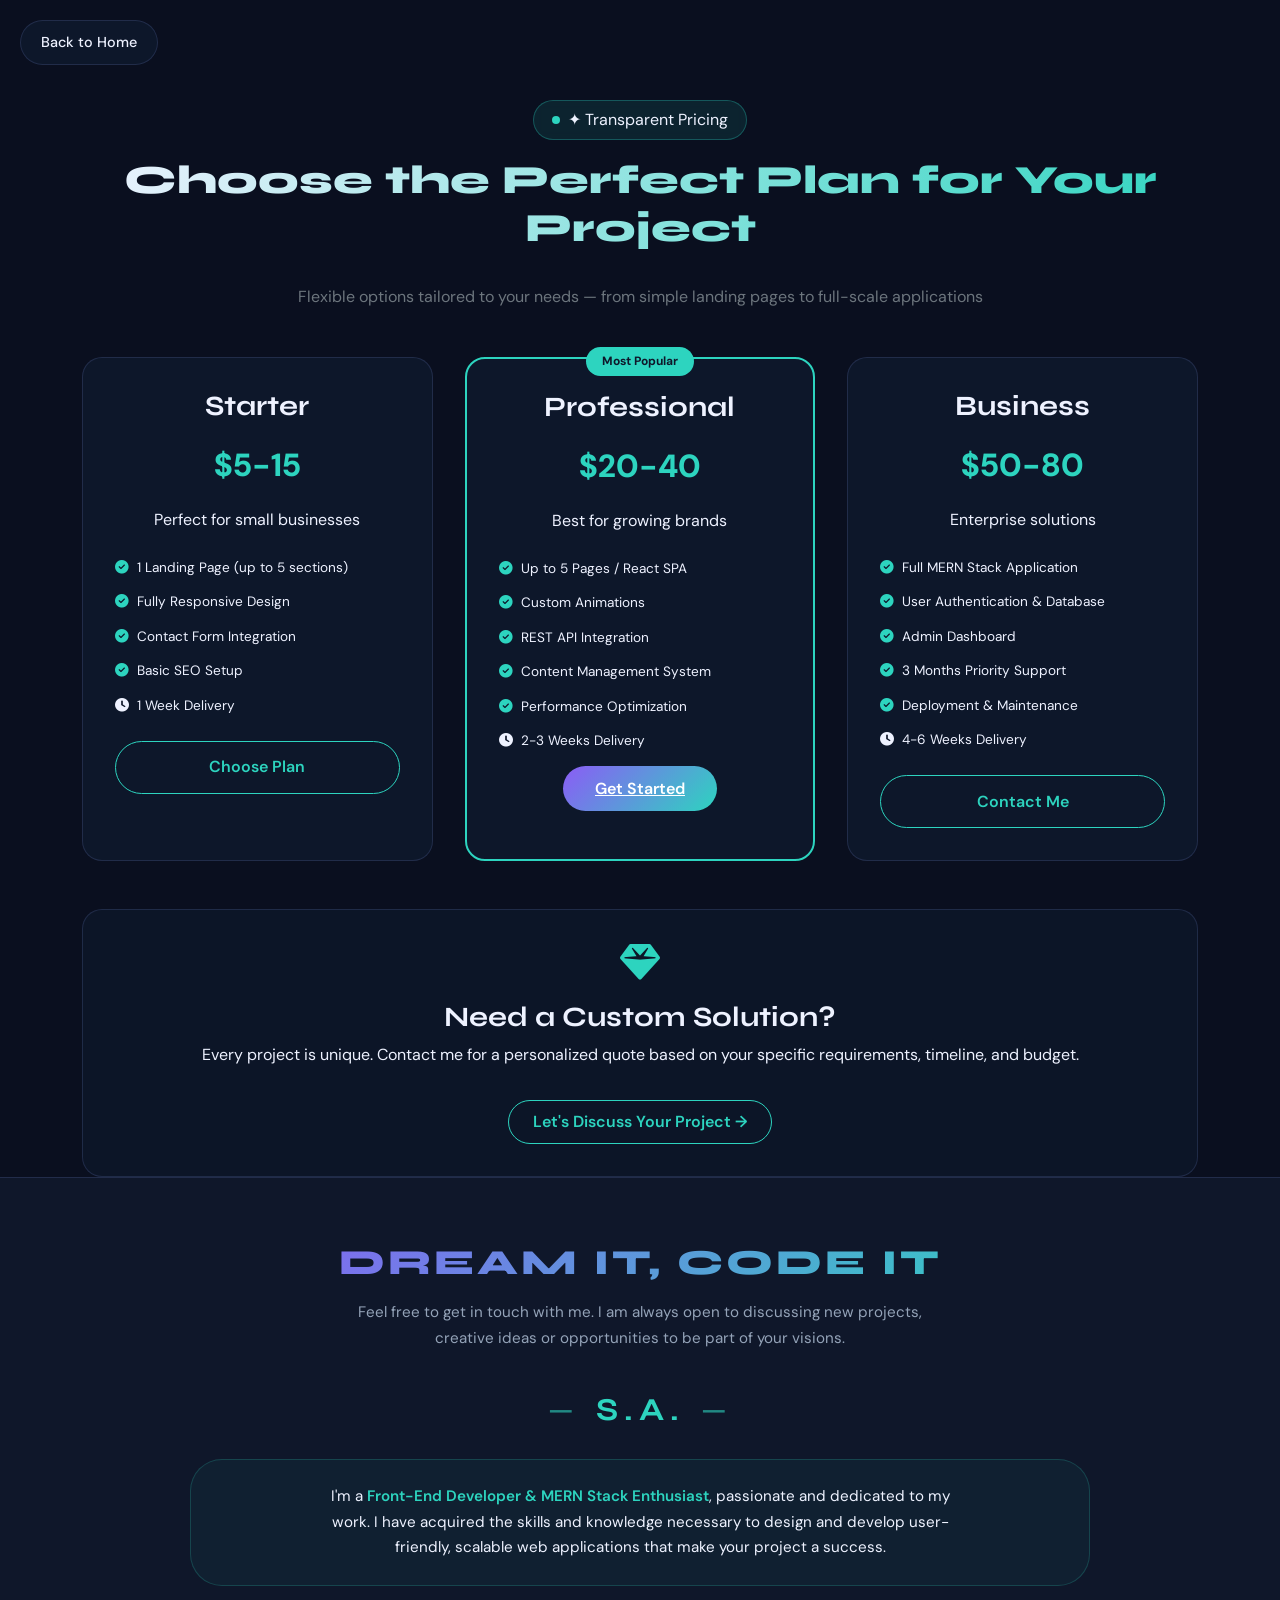
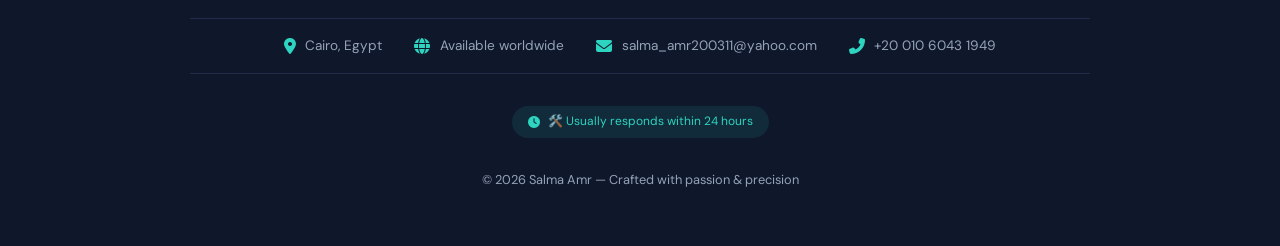
<file: Pricing.html>
<!DOCTYPE html>
<html lang="en" dir="ltr">

<head>
  <meta charset="UTF-8">
  <meta name="viewport" content="width=device-width, initial-scale=1.0, viewport-fit=cover">
  <title>Pricing Plans | Salma Amr</title>
  <link rel="preconnect" href="https://fonts.googleapis.com">
  <link rel="preconnect" href="https://fonts.gstatic.com" crossorigin>
  <link
    href="https://fonts.googleapis.com/css2?family=Syne:wght@400;500;600;700;800&family=DM+Sans:ital,wght@0,300;0,400;0,500;0,600;0,700;1,400&display=swap"
    rel="stylesheet">
  <link href="https://cdn.jsdelivr.net/npm/bootstrap@5.3.3/dist/css/bootstrap.min.css" rel="stylesheet">
  <link rel="stylesheet" href="https://cdnjs.cloudflare.com/ajax/libs/font-awesome/6.5.2/css/all.min.css">
  <link href="https://unpkg.com/aos@2.3.1/dist/aos.css" rel="stylesheet">
  <link rel="stylesheet" href="style.css">
  <style>
    .pricing-page {
      min-height: 100vh;
      background: var(--bg-primary);
      padding-top: 100px;
    }

    .back-home-btn {
      position: fixed;
      top: 20px;
      left: 20px;
      z-index: 1000;
      background: var(--surface-card);
      border: 1px solid var(--surface-border);
      border-radius: 50px;
      padding: 10px 20px;
      color: var(--text-primary);
      text-decoration: none;
      font-weight: 500;
      font-size: 0.9rem;
      transition: var(--transition);
      backdrop-filter: blur(10px);
    }

    .back-home-btn:hover {
      border-color: var(--accent-2);
      transform: translateX(-5px);
      color: var(--accent-2);
    }

    .pricing-page .section-title {
      font-size: clamp(1.8rem, 4vw, 2.5rem);
    }

    .pricing-note {
      background: var(--surface);
      border-radius: var(--card-radius);
      padding: 2rem;
      text-align: center;
      margin-top: 3rem;
      border: 1px solid var(--surface-border);
    }
  </style>
</head>

<body data-theme="dark" data-lang="en">

  <!-- Scroll to Top Button -->
  <button id="scrollToTopBtn" class="scroll-to-top" aria-label="Scroll to top">
    <i class="fas fa-arrow-up"></i>
  </button>

  <a href="index.html" class="back-home-btn" data-i18n="back-home"><i class="fas fa-arrow-left me-2"></i> Back to
    Home</a>

  <main class="pricing-page">
    <div class="container">
      <div class="text-center mb-5">
        <div class="hero-badge d-inline-flex mb-3"><span class="badge-pulse"></span><span data-i18n="pricing-badge">✦
            Transparent Pricing</span></div>
        <h1 class="section-title" data-i18n="pricing-main-title">Choose the Perfect Plan <br> for Your Project</h1>
        <p class="text-secondary mt-3" data-i18n="pricing-subtitle">Flexible options tailored to your needs — from
          simple landing pages to full-scale applications</p>
      </div>

      <div class="pricing-grid mt-5">
        <div class="price-card" data-aos="zoom-in">
          <h3 data-i18n="price-starter">Starter</h3>
          <div class="price-number">$5-15</div>
          <p data-i18n="price-starter-desc">Perfect for small businesses</p>
          <ul>
            <li><i class="fas fa-check-circle"></i> <span data-i18n="price-starter-1">1 Landing Page (up to 5
                sections)</span></li>
            <li><i class="fas fa-check-circle"></i> <span data-i18n="price-starter-2">Fully Responsive Design</span>
            </li>
            <li><i class="fas fa-check-circle"></i> <span data-i18n="price-starter-3">Contact Form Integration</span>
            </li>
            <li><i class="fas fa-check-circle"></i> <span data-i18n="price-starter-4">Basic SEO Setup</span></li>
            <li><i class="fas fa-clock"></i> <span data-i18n="price-starter-5">1 Week Delivery</span></li>
          </ul>
          <a href="index.html#contact" class="btn-price" data-i18n="price-btn-choose">Choose Plan</a>
        </div>

        <div class="price-card popular" data-aos="zoom-in" data-aos-delay="100">
          <div class="popular-badge" data-i18n="popular-badge">Most Popular</div>
          <h3 data-i18n="price-pro">Professional</h3>
          <div class="price-number">$20-40</div>
          <p data-i18n="price-pro-desc">Best for growing brands</p>
          <ul>
            <li><i class="fas fa-check-circle"></i> <span data-i18n="price-pro-1">Up to 5 Pages / React SPA</span></li>
            <li><i class="fas fa-check-circle"></i> <span data-i18n="price-pro-2">Custom Animations</span></li>
            <li><i class="fas fa-check-circle"></i> <span data-i18n="price-pro-3">REST API Integration</span></li>
            <li><i class="fas fa-check-circle"></i> <span data-i18n="price-pro-4">Content Management System</span></li>
            <li><i class="fas fa-check-circle"></i> <span data-i18n="price-pro-5">Performance Optimization</span></li>
            <li><i class="fas fa-clock"></i> <span data-i18n="price-pro-6">2-3 Weeks Delivery</span></li>
          </ul>
          <a href="index.html#contact" class="btn-gradient" data-i18n="price-btn-pro">Get Started</a>
        </div>

        <div class="price-card" data-aos="zoom-in" data-aos-delay="200">
          <h3 data-i18n="price-business">Business</h3>
          <div class="price-number">$50-80</div>
          <p data-i18n="price-business-desc">Enterprise solutions</p>
          <ul>
            <li><i class="fas fa-check-circle"></i> <span data-i18n="price-business-1">Full MERN Stack
                Application</span></li>
            <li><i class="fas fa-check-circle"></i> <span data-i18n="price-business-2">User Authentication &
                Database</span></li>
            <li><i class="fas fa-check-circle"></i> <span data-i18n="price-business-3">Admin Dashboard</span></li>
            <li><i class="fas fa-check-circle"></i> <span data-i18n="price-business-4">3 Months Priority Support</span>
            </li>
            <li><i class="fas fa-check-circle"></i> <span data-i18n="price-business-5">Deployment & Maintenance</span>
            </li>
            <li><i class="fas fa-clock"></i> <span data-i18n="price-business-6">4-6 Weeks Delivery</span></li>
          </ul>
          <a href="index.html#contact" class="btn-price" data-i18n="price-btn-contact">Contact Me</a>
        </div>
      </div>

      <div class="pricing-note" data-aos="fade-up">
        <i class="fas fa-gem fs-1" style="color: var(--accent-2);"></i>
        <h3 class="mt-3" data-i18n="pricing-note-title">Need a Custom Solution?</h3>
        <p data-i18n="pricing-note-desc">Every project is unique. Contact me for a personalized quote based on your
          specific requirements, timeline, and budget.</p>
        <a href="index.html#contact"
          class="btn-outline-accent mt-3 d-inline-block px-4 py-2 rounded-pill text-decoration-none"
          data-i18n="pricing-note-btn">Let's Discuss Your Project →</a>
      </div>
    </div>
  </main>

  <!-- BLENDED FOOTER (same as index.html) -->
  <footer class="portfolio-footer" style="margin-top: 0;">
    <div class="container">
      <div class="footer-blend">
        <h2 class="footer-shy-title" data-i18n="footer-shy-title">DON'T BE SHY!</h2>
        <p class="footer-message" data-i18n="footer-message">Feel free to get in touch with me. I am always open to
          discussing new projects, creative ideas or opportunities to be part of your visions.</p>

        <div class="footer-signature">
          <span class="footer-name" data-i18n="footer-name">S.A.</span>
        </div>

        <div class="footer-role">
          <p data-i18n="footer-role">I'm a <strong>Front-End Developer & MERN Stack Enthusiast</strong>, passionate and
            dedicated to my work. I have acquired the skills and knowledge necessary to design and develop
            user-friendly, scalable web applications that make your project a success.</p>
        </div>

        <div class="footer-contact-row">
          <span class="footer-contact-item"><i class="fas fa-map-marker-alt"></i> Cairo, Egypt</span>
          <span class="footer-contact-item"><i class="fas fa-globe"></i> Available worldwide</span>
          <a href="mailto:salma_amr200311@yahoo.com" class="footer-contact-item"><i class="fas fa-envelope"></i>
            salma_amr200311@yahoo.com</a>
          <a href="tel:+201060431949" class="footer-contact-item"><i class="fas fa-phone-alt"></i> +20 010 6043 1949</a>
        </div>

        <div class="footer-badge">
          <i class="fas fa-clock"></i> <span data-i18n="footer-response">🛠️ Usually responds within 24 hours</span>
        </div>

        <div class="footer-copyright">
          <p>© <span id="year"></span> Salma Amr — Crafted with passion & precision</p>
        </div>
      </div>
    </div>
  </footer>

  <script src="https://cdn.jsdelivr.net/npm/bootstrap@5.3.3/dist/js/bootstrap.bundle.min.js"></script>
  <script src="https://unpkg.com/aos@2.3.1/dist/aos.js"></script>
  <script src="script.js"></script>
  <script>
    AOS.init({ duration: 800, once: true });
    document.getElementById('year').innerText = new Date().getFullYear();

    const savedTheme = localStorage.getItem('theme');
    if (savedTheme) document.body.setAttribute('data-theme', savedTheme);

    // Scroll to top button
    const scrollBtn = document.getElementById('scrollToTopBtn');
    window.addEventListener('scroll', () => {
      if (window.scrollY > 300) {
        scrollBtn.classList.add('show');
      } else {
        scrollBtn.classList.remove('show');
      }
    });
    scrollBtn.addEventListener('click', () => {
      window.scrollTo({ top: 0, behavior: 'smooth' });
    });
  </script>
</body>

</html>
</file>
<file: style.css>
/* =========================
   Base Theme Variables
========================= */
:root {
    --bg-primary: #0a0f1f;
    --bg-secondary: #0f172a;
    --surface: rgba(15, 25, 45, 0.65);
    --surface-card: rgba(15, 25, 45, 0.85);
    --surface-border: rgba(110, 130, 200, 0.2);
    --text-primary: #eef2ff;
    --text-secondary: #94a3b8;
    --accent: #8b5cf6;
    --accent-2: #2dd4bf;
    --accent-hover: #a78bfa;
    --navbar-bg: rgba(8, 12, 24, 0.9);
    --card-radius: 1.25rem;
    --transition: all 0.3s cubic-bezier(0.25, 0.46, 0.45, 0.94);
}

[data-theme="light"] {
    --bg-primary: #f8fafc;
    --bg-secondary: #ffffff;
    --surface: rgba(255, 255, 255, 0.8);
    --surface-card: rgba(255, 255, 255, 0.95);
    --surface-border: rgba(0, 0, 0, 0.08);
    --text-primary: #0f172a;
    --text-secondary: #475569;
    --navbar-bg: rgba(255, 255, 255, 0.95);
}

* {
    margin: 0;
    padding: 0;
    box-sizing: border-box;
}

html {
    scroll-behavior: smooth;
}

body {
    font-family: "DM Sans", sans-serif;
    background: var(--bg-primary);
    color: var(--text-primary);
    line-height: 1.6;
    overflow-x: hidden;
    transition: background 0.3s ease, color 0.3s ease;
}

h1,
h2,
h3,
h4,
h5,
h6 {
    font-family: "Syne", sans-serif;
    font-weight: 700;
}

/* =========================
   Scroll to Top Button
========================= */
.scroll-to-top {
    position: fixed;
    bottom: 30px;
    right: 30px;
    width: 50px;
    height: 50px;
    background: linear-gradient(135deg, var(--accent), var(--accent-2));
    border: none;
    border-radius: 50%;
    color: white;
    font-size: 1.2rem;
    cursor: pointer;
    z-index: 999;
    opacity: 0;
    visibility: hidden;
    transition: all 0.3s ease;
    box-shadow: 0 5px 15px rgba(0, 0, 0, 0.2);
    display: flex;
    align-items: center;
    justify-content: center;
}

.scroll-to-top.show {
    opacity: 1;
    visibility: visible;
}

.scroll-to-top:hover {
    transform: translateY(-5px);
    box-shadow: 0 10px 25px rgba(139, 92, 246, 0.4);
}

/* =========================
   Navbar
========================= */
.portfolio-navbar {
    background: var(--navbar-bg);
    backdrop-filter: blur(12px);
    border-bottom: 1px solid var(--surface-border);
    transition: var(--transition);
}

.navbar-brand {
    background: linear-gradient(135deg, var(--accent), var(--accent-2));
    -webkit-background-clip: text;
    background-clip: text;
    color: transparent !important;
    font-weight: 800;
}

.nav-link {
    color: var(--text-primary) !important;
    font-weight: 500;
    position: relative;
    transition: var(--transition);
    font-size: 0.95rem;
}

.nav-link::after {
    content: '';
    position: absolute;
    bottom: 0;
    left: 50%;
    width: 0;
    height: 2px;
    background: var(--accent-2);
    transition: all 0.3s ease;
    transform: translateX(-50%);
}

.nav-link:hover::after,
.nav-link.active::after {
    width: 70%;
}

/* =========================
   Toggle Buttons
========================= */
.theme-toggle-btn,
.lang-toggle-btn {
    background: var(--surface-card);
    border: 1px solid var(--surface-border);
    border-radius: 50%;
    width: 42px;
    height: 42px;
    display: flex;
    align-items: center;
    justify-content: center;
    color: var(--text-primary);
    transition: var(--transition);
    cursor: pointer;
}

.theme-toggle-btn:hover,
.lang-toggle-btn:hover {
    border-color: var(--accent-2);
    transform: translateY(-2px);
}

/* =========================
   Hero Section
========================= */
.hero {
    min-height: 100vh;
    padding-top: 6rem;
    position: relative;
    overflow: hidden;
}

.hero-bg-orb {
    position: absolute;
    border-radius: 50%;
    filter: blur(80px);
    z-index: 0;
    pointer-events: none;
}

.orb-1 {
    width: 400px;
    height: 400px;
    top: -10%;
    left: -5%;
    background: radial-gradient(circle, var(--accent), transparent);
    animation: floatOrb 16s infinite;
}

.orb-2 {
    width: 350px;
    height: 350px;
    right: -8%;
    bottom: 5%;
    background: radial-gradient(circle, var(--accent-2), transparent);
    animation: floatOrb 18s infinite reverse;
}

.orb-3 {
    width: 280px;
    height: 280px;
    left: 40%;
    top: 60%;
    background: radial-gradient(circle, var(--accent-hover), transparent);
    animation: floatOrb 20s infinite;
}

.hero-badge {
    display: inline-flex;
    align-items: center;
    gap: 8px;
    background: rgba(45, 212, 191, 0.1);
    border: 1px solid rgba(45, 212, 191, 0.3);
    border-radius: 50px;
    padding: 6px 18px;
    margin-bottom: 1.5rem;
    backdrop-filter: blur(4px);
}

.badge-pulse {
    width: 8px;
    height: 8px;
    background: var(--accent-2);
    border-radius: 50%;
    animation: pulse 1.5s infinite;
}

.name-highlight {
    background: linear-gradient(135deg, var(--accent), var(--accent-2), var(--accent-hover));
    background-size: 200% auto;
    -webkit-background-clip: text;
    background-clip: text;
    color: transparent;
    animation: shimmer 4s linear infinite;
}

.hero-photo-stage {
    position: relative;
    width: 320px;
    margin: auto;
}

.hero-photo-frame {
    position: relative;
    border-radius: 33% 67% 70% 30% / 30% 40% 60% 70%;
    overflow: hidden;
    border: 3px solid var(--accent-2);
    box-shadow: 0 0 35px rgba(45, 212, 191, 0.3);
    transition: transform 0.5s ease;
}

.hero-photo-frame:hover {
    transform: scale(1.02);
}

.hero-profile-img {
    width: 100%;
    height: auto;
    display: block;
}

.floating-tech-icons i {
    position: absolute;
    font-size: 1.5rem;
    color: var(--accent-2);
    animation: float 3s infinite;
}

.floating-tech-icons i:nth-child(1) {
    top: -20px;
    left: 0;
    animation-delay: 0s;
}

.floating-tech-icons i:nth-child(2) {
    bottom: -20px;
    right: 0;
    animation-delay: 0.5s;
}

.floating-tech-icons i:nth-child(3) {
    top: 50%;
    right: -30px;
    animation-delay: 1s;
}

/* =========================
   Buttons
========================= */
.btn-gradient {
    background: linear-gradient(135deg, var(--accent), var(--accent-2));
    border: none;
    color: white;
    font-weight: 600;
    border-radius: 50px;
    padding: 12px 32px;
    transition: var(--transition);
}

.btn-gradient:hover {
    transform: translateY(-3px);
    box-shadow: 0 10px 25px rgba(139, 92, 246, 0.4);
    color: white;
}

.btn-outline-custom {
    border: 1px solid var(--surface-border);
    background: transparent;
    color: var(--text-primary);
    border-radius: 50px;
    padding: 12px 32px;
    transition: var(--transition);
}

.btn-outline-custom:hover {
    border-color: var(--accent-2);
    transform: translateY(-3px);
}

.btn-outline-accent {
    background: transparent;
    border: 1px solid var(--accent-2);
    color: var(--accent-2);
    border-radius: 50px;
    padding: 12px 32px;
    font-weight: 600;
    transition: var(--transition);
}

.btn-outline-accent:hover {
    background: var(--accent-2);
    color: #0f172a;
    transform: translateY(-3px);
    box-shadow: 0 10px 25px rgba(45, 212, 191, 0.3);
}

/* =========================
   Section Styles
========================= */
.section-spacing {
    padding: 6rem 0;
}

.section-label {
    font-size: 0.85rem;
    text-transform: uppercase;
    letter-spacing: 3px;
    color: var(--accent-2);
    margin-bottom: 1rem;
    font-weight: 600;
}

.section-title {
    font-size: clamp(1.8rem, 4vw, 2.5rem);
    font-weight: 800;
    margin-bottom: 1rem;
    background: linear-gradient(120deg, var(--text-primary), var(--accent-2));
    -webkit-background-clip: text;
    background-clip: text;
    color: transparent;
    display: inline-block;
}

/* =========================
   About Section
========================= */
.about-card {
    background: var(--surface-card);
    border-radius: var(--card-radius);
    padding: 2rem;
    border: 1px solid var(--surface-border);
    transition: var(--transition);
    height: 100%;
    text-align: center;
}

.about-card:hover {
    transform: translateY(-5px);
    border-color: var(--accent-2);
    box-shadow: 0 15px 35px rgba(0, 0, 0, 0.2);
}

.about-stats-grid {
    display: flex;
    gap: 1.5rem;
    margin-top: 2rem;
    justify-content: center;
    flex-wrap: wrap;
}

.about-stat {
    text-align: center;
    flex: 1;
    min-width: 100px;
}

.about-stat-num {
    font-size: 1.3rem;
    font-weight: 800;
    display: block;
    color: var(--accent-2);
}

.about-stat-num i {
    font-size: 1rem;
    margin-right: 0.3rem;
}

.about-stat span:last-child {
    font-size: 0.8rem;
    color: var(--text-secondary);
    display: block;
    margin-top: 0.25rem;
}

/* =========================
   Education & Experience Cards
========================= */
.education-card,
.experience-card {
    background: var(--surface-card);
    border-radius: var(--card-radius);
    padding: 2rem;
    border: 1px solid var(--surface-border);
    transition: var(--transition);
    height: 100%;
}

.education-card:hover,
.experience-card:hover {
    transform: translateY(-5px);
    border-color: var(--accent-2);
    box-shadow: 0 15px 35px rgba(0, 0, 0, 0.2);
}

.card-header-icon {
    display: flex;
    align-items: center;
    gap: 1rem;
    margin-bottom: 2rem;
    border-bottom: 2px solid var(--accent-2);
    padding-bottom: 1rem;
}

.card-header-icon i {
    font-size: 2rem;
    color: var(--accent-2);
}

.card-header-icon h3 {
    margin: 0;
    font-size: 1.5rem;
}

.edu-item,
.exp-item {
    margin-bottom: 1.5rem;
    padding-left: 1rem;
    border-left: 3px solid var(--accent-2);
    transition: transform 0.2s;
}

.edu-item:hover,
.exp-item:hover {
    transform: translateX(5px);
}

.edu-year,
.exp-year {
    font-size: 0.8rem;
    color: var(--accent-2);
    font-weight: 600;
    margin-bottom: 0.5rem;
}

.edu-item h4,
.exp-item h4 {
    font-size: 1.1rem;
    margin-bottom: 0.5rem;
}

.edu-item p,
.exp-item p {
    color: var(--text-secondary);
    font-size: 0.9rem;
}

/* =========================
   Skills Section - WITH FILTERING
========================= */
.skill-filter-btn {
    background: var(--surface-card);
    border: 1px solid var(--surface-border);
    padding: 10px 24px;
    border-radius: 50px;
    color: var(--text-primary);
    font-weight: 500;
    transition: var(--transition);
    cursor: pointer;
}

.skill-filter-btn:hover,
.skill-filter-btn.active {
    background: linear-gradient(135deg, var(--accent), var(--accent-2));
    border-color: transparent;
    color: white;
    transform: translateY(-2px);
}

.skill-category-container {
    transition: all 0.4s ease;
}

.skill-category-container.hidden {
    display: none;
}

.skill-category-card {
    background: var(--surface-card);
    border-radius: var(--card-radius);
    padding: 2rem;
    border: 1px solid var(--surface-border);
    transition: var(--transition);
    margin-bottom: 1.5rem;
}

.skill-category-card:hover {
    transform: translateY(-5px);
    border-color: var(--accent-2);
    box-shadow: 0 15px 35px rgba(0, 0, 0, 0.2);
}

.skill-category-header {
    text-align: center;
    margin-bottom: 2rem;
    position: relative;
}

.skill-category-icon {
    width: 70px;
    height: 70px;
    background: linear-gradient(135deg, var(--accent), var(--accent-2));
    border-radius: 50%;
    display: flex;
    align-items: center;
    justify-content: center;
    margin: 0 auto 1rem;
    transition: var(--transition);
}

.skill-category-card:hover .skill-category-icon {
    transform: scale(1.1) rotate(5deg);
}

.skill-category-icon i {
    font-size: 2rem;
    color: white;
}

.skill-category-title {
    font-size: 1.3rem;
    margin-bottom: 0.5rem;
    background: linear-gradient(135deg, var(--text-primary), var(--accent-2));
    -webkit-background-clip: text;
    background-clip: text;
    color: transparent;
    display: inline-block;
}

.skill-category-desc {
    color: var(--text-secondary);
    font-size: 0.85rem;
}

.skill-tags-grid {
    display: flex;
    flex-wrap: wrap;
    gap: 0.8rem;
    justify-content: center;
}

.skill-tag {
    background: linear-gradient(135deg, rgba(139, 92, 246, 0.1), rgba(45, 212, 191, 0.1));
    border: 1px solid rgba(45, 212, 191, 0.3);
    padding: 0.6rem 1.2rem;
    border-radius: 50px;
    font-size: 0.85rem;
    font-weight: 500;
    color: var(--accent-2);
    transition: var(--transition);
    display: inline-flex;
    align-items: center;
    gap: 0.6rem;
    cursor: pointer;
}

.skill-tag i {
    font-size: 0.9rem;
    transition: var(--transition);
}

.skill-tag:hover {
    transform: translateY(-3px) scale(1.05);
    background: linear-gradient(135deg, var(--accent), var(--accent-2));
    color: white;
    border-color: transparent;
    box-shadow: 0 5px 15px rgba(139, 92, 246, 0.3);
}

.skill-concepts-grid {
    display: grid;
    grid-template-columns: repeat(auto-fit, minmax(200px, 1fr));
    gap: 0.8rem;
}

.concept-item {
    background: rgba(45, 212, 191, 0.05);
    border: 1px solid rgba(45, 212, 191, 0.2);
    padding: 0.7rem 1rem;
    border-radius: 12px;
    display: flex;
    align-items: center;
    gap: 0.8rem;
    transition: var(--transition);
    font-size: 0.85rem;
    color: var(--text-primary);
}

.concept-item i {
    color: var(--accent-2);
    font-size: 1rem;
    width: 20px;
}

.concept-item:hover {
    transform: translateX(5px);
    background: rgba(45, 212, 191, 0.1);
    border-color: var(--accent-2);
}

.language-progress-grid {
    display: flex;
    flex-direction: column;
    gap: 1.5rem;
}

.language-item {
    width: 100%;
}

.language-info {
    display: flex;
    align-items: center;
    gap: 1rem;
    margin-bottom: 0.5rem;
    flex-wrap: wrap;
}

.language-info i {
    color: var(--accent-2);
    font-size: 1rem;
    width: 20px;
}

.language-name {
    font-weight: 600;
    color: var(--text-primary);
    min-width: 70px;
    font-size: 0.9rem;
}

.language-level {
    color: var(--text-secondary);
    font-size: 0.8rem;
}

.progress-bar-container {
    background: rgba(45, 212, 191, 0.1);
    border-radius: 50px;
    height: 8px;
    overflow: hidden;
    position: relative;
}

.progress-bar {
    background: linear-gradient(90deg, var(--accent), var(--accent-2));
    height: 100%;
    border-radius: 50px;
    position: relative;
    animation: slideProgress 1.5s ease-out;
}

@keyframes slideProgress {
    from {
        width: 0;
    }

    to {
        width: var(--target-width);
    }
}

/* =========================
   Services Section
========================= */
.services-grid {
    display: grid;
    grid-template-columns: repeat(auto-fit, minmax(280px, 1fr));
    gap: 2rem;
}

.service-card {
    background: var(--surface-card);
    border-radius: var(--card-radius);
    padding: 2rem;
    border: 1px solid var(--surface-border);
    transition: var(--transition);
    height: 100%;
    text-align: center;
}

.service-card:hover {
    transform: translateY(-5px);
    border-color: var(--accent-2);
    box-shadow: 0 15px 35px rgba(0, 0, 0, 0.2);
}

.service-card i {
    font-size: 2.5rem;
    color: var(--accent-2);
    margin-bottom: 1rem;
}

.service-tech {
    display: flex;
    flex-wrap: wrap;
    gap: 0.5rem;
    justify-content: center;
    margin-top: 1rem;
}

.service-tech span {
    background: rgba(45, 212, 191, 0.1);
    padding: 0.2rem 0.8rem;
    border-radius: 50px;
    font-size: 0.75rem;
    color: var(--accent-2);
}

/* =========================
   Pricing Section
========================= */
.pricing-grid {
    display: grid;
    grid-template-columns: repeat(auto-fit, minmax(300px, 1fr));
    gap: 2rem;
}

.price-card {
    background: var(--surface-card);
    border-radius: var(--card-radius);
    padding: 2rem;
    border: 1px solid var(--surface-border);
    transition: var(--transition);
    height: 100%;
    text-align: center;
    position: relative;
}

.price-card:hover {
    transform: translateY(-5px);
    border-color: var(--accent-2);
    box-shadow: 0 15px 35px rgba(0, 0, 0, 0.2);
}

.price-card.popular {
    border: 2px solid var(--accent-2);
    transform: scale(1.02);
}

.popular-badge {
    position: absolute;
    top: -12px;
    left: 50%;
    transform: translateX(-50%);
    background: var(--accent-2);
    color: #0f172a;
    padding: 0.3rem 1rem;
    border-radius: 50px;
    font-size: 0.75rem;
    font-weight: 700;
    white-space: nowrap;
}

.price-number {
    font-size: 2rem;
    font-weight: 800;
    color: var(--accent-2);
    margin: 1rem 0;
}

.price-card ul {
    list-style: none;
    padding: 0;
    margin: 1.5rem 0;
    text-align: left;
}

.price-card ul li {
    margin-bottom: 0.8rem;
    display: flex;
    align-items: center;
    gap: 0.5rem;
    font-size: 0.85rem;
}

.price-card ul li i.fa-check-circle {
    color: var(--accent-2);
}

.btn-price {
    background: transparent;
    border: 1px solid var(--accent-2);
    color: var(--accent-2);
    border-radius: 50px;
    padding: 0.8rem;
    width: 100%;
    transition: var(--transition);
    font-weight: 600;
    text-decoration: none;
    display: inline-block;
}

.btn-price:hover {
    background: var(--accent-2);
    color: #0f172a;
    transform: translateY(-2px);
}

.pricing-highlight {
    animation: pricingGlow 1s ease-out;
}

@keyframes pricingGlow {
    0% {
        box-shadow: 0 0 0 0 rgba(45, 212, 191, 0.4);
    }

    70% {
        box-shadow: 0 0 0 20px rgba(45, 212, 191, 0);
    }

    100% {
        box-shadow: 0 0 0 0 rgba(45, 212, 191, 0);
    }
}

/* =========================
   Projects Section - UPDATED
========================= */
.projects-grid {
    display: grid;
    grid-template-columns: repeat(auto-fit, minmax(320px, 1fr));
    gap: 2rem;
}

.project-card {
    background: var(--surface-card);
    border-radius: var(--card-radius);
    padding: 1.5rem;
    border: 1px solid var(--surface-border);
    transition: var(--transition);
    height: 100%;
}

.project-card:hover {
    transform: translateY(-5px);
    border-color: var(--accent-2);
    box-shadow: 0 15px 35px rgba(0, 0, 0, 0.2);
}

.project-img {
    position: relative;
    overflow: hidden;
    height: 200px;
    border-radius: 1rem;
    margin-bottom: 1rem;
}

.project-img img {
    width: 100%;
    height: 100%;
    object-fit: cover;
    transition: transform 0.5s ease;
}

.project-card:hover .project-img img {
    transform: scale(1.05);
}

.project-overlay {
    position: absolute;
    inset: 0;
    background: rgba(139, 92, 246, 0.8);
    display: flex;
    align-items: center;
    justify-content: center;
    opacity: 0;
    transition: opacity 0.3s ease;
}

.project-card:hover .project-overlay {
    opacity: 1;
}

.project-link {
    width: 45px;
    height: 45px;
    background: white;
    border-radius: 50%;
    display: flex;
    align-items: center;
    justify-content: center;
    color: var(--accent);
    font-size: 1.2rem;
    transition: var(--transition);
}

.project-link:hover {
    transform: scale(1.1);
    background: var(--accent-2);
    color: white;
}

.project-info h3 {
    font-size: 1.2rem;
    margin-bottom: 0.5rem;
}

.project-meta {
    display: flex;
    gap: 1rem;
    margin-bottom: 0.8rem;
    flex-wrap: wrap;
}

.project-badge {
    font-size: 0.7rem;
    background: rgba(45, 212, 191, 0.1);
    padding: 0.2rem 0.6rem;
    border-radius: 50px;
    color: var(--accent-2);
    display: inline-flex;
    align-items: center;
    gap: 0.3rem;
}

.project-features {
    font-size: 0.8rem;
    color: var(--text-secondary);
    margin: 0.8rem 0;
    line-height: 1.4;
}

.project-tech {
    display: flex;
    flex-wrap: wrap;
    gap: 0.5rem;
    margin: 0.8rem 0;
}

.project-tech span {
    background: rgba(45, 212, 191, 0.1);
    padding: 0.2rem 0.6rem;
    border-radius: 50px;
    font-size: 0.7rem;
    color: var(--accent-2);
}

.project-links {
    display: flex;
    gap: 1rem;
    margin: 1rem 0;
    flex-wrap: wrap;
}

.project-link-icon {
    font-size: 0.8rem;
    color: var(--text-secondary);
    text-decoration: none;
    transition: var(--transition);
    display: inline-flex;
    align-items: center;
    gap: 0.3rem;
}

.project-link-icon:hover {
    color: var(--accent-2);
    transform: translateX(3px);
}

.btn-view-project {
    background: transparent;
    border: 1px solid var(--accent-2);
    color: var(--accent-2);
    border-radius: 50px;
    padding: 0.5rem 1.5rem;
    font-size: 0.8rem;
    font-weight: 500;
    transition: var(--transition);
    width: 100%;
    margin-top: 0.5rem;
    text-decoration: none;
    display: inline-block;
    text-align: center;
}

.btn-view-project:hover {
    background: var(--accent-2);
    color: #0f172a;
    transform: translateY(-2px);
}

/* =========================
   Testimonials Section
========================= */
.testimonials-grid {
    display: grid;
    grid-template-columns: repeat(auto-fit, minmax(280px, 1fr));
    gap: 2rem;
}

.testimonial-card {
    background: var(--surface-card);
    border-radius: var(--card-radius);
    padding: 2rem;
    border: 1px solid var(--surface-border);
    transition: var(--transition);
    text-align: center;
    position: relative;
}

.testimonial-card:hover {
    transform: translateY(-5px);
    border-color: var(--accent-2);
    box-shadow: 0 15px 35px rgba(0, 0, 0, 0.2);
}

.testimonial-icon {
    font-size: 2rem;
    color: var(--accent-2);
    opacity: 0.5;
    margin-bottom: 1rem;
}

.testimonial-content {
    font-size: 0.9rem;
    line-height: 1.6;
    color: var(--text-primary);
    margin-bottom: 1.5rem;
    font-style: italic;
}

.testimonial-author {
    display: flex;
    align-items: center;
    justify-content: center;
    gap: 0.8rem;
    border-top: 1px solid var(--surface-border);
    padding-top: 1rem;
}

.testimonial-avatar {
    width: 45px;
    height: 45px;
    background: linear-gradient(135deg, var(--accent), var(--accent-2));
    border-radius: 50%;
    display: flex;
    align-items: center;
    justify-content: center;
    color: white;
    font-size: 1.2rem;
}

.testimonial-info h4 {
    font-size: 1rem;
    margin-bottom: 0.2rem;
}

.testimonial-info p {
    font-size: 0.75rem;
    color: var(--text-secondary);
    margin: 0;
}

/* =========================
   Contact Section
========================= */
.contact-wrapper {
    display: grid;
    grid-template-columns: 1fr 1fr;
    gap: 3rem;
    margin-top: 2rem;
}

.contact-info,
.contact-form {
    background: var(--surface-card);
    border-radius: var(--card-radius);
    padding: 2rem;
    border: 1px solid var(--surface-border);
    transition: var(--transition);
    height: 100%;
}

.contact-info:hover,
.contact-form:hover {
    transform: translateY(-5px);
    border-color: var(--accent-2);
    box-shadow: 0 15px 35px rgba(0, 0, 0, 0.2);
}

.contact-info h3 {
    font-size: 1.3rem;
    margin-bottom: 1rem;
    background: linear-gradient(135deg, var(--text-primary), var(--accent-2));
    -webkit-background-clip: text;
    background-clip: text;
    color: transparent;
    display: inline-block;
}

.contact-info>p {
    color: var(--text-secondary);
    margin-bottom: 1.5rem;
    font-size: 0.9rem;
}

.contact-details {
    margin: 2rem 0;
}

.contact-item {
    display: flex;
    align-items: center;
    gap: 1rem;
    padding: 0.8rem;
    background: rgba(45, 212, 191, 0.05);
    border-radius: 1rem;
    margin-bottom: 1rem;
    text-decoration: none;
    color: var(--text-primary);
    transition: var(--transition);
    border: 1px solid transparent;
}

.contact-item:last-child {
    margin-bottom: 0;
}

.contact-item:hover {
    transform: translateX(8px);
    border-color: var(--accent-2);
    background: rgba(45, 212, 191, 0.1);
}

.contact-item i {
    width: 32px;
    height: 32px;
    display: flex;
    align-items: center;
    justify-content: center;
    background: linear-gradient(135deg, var(--accent), var(--accent-2));
    border-radius: 50%;
    color: white;
    font-size: 0.9rem;
    transition: var(--transition);
}

.contact-item:hover i {
    transform: scale(1.1) rotate(5deg);
}

.contact-item span {
    flex: 1;
    font-size: 0.85rem;
}

.social-links {
    display: flex;
    gap: 1rem;
    margin-top: 2rem;
    padding-top: 1.5rem;
    border-top: 1px solid var(--surface-border);
}

.social-links a {
    width: 40px;
    height: 40px;
    background: var(--surface-card);
    border: 1px solid var(--surface-border);
    border-radius: 50%;
    display: flex;
    align-items: center;
    justify-content: center;
    color: var(--text-primary);
    transition: var(--transition);
    text-decoration: none;
}

.social-links a:hover {
    background: linear-gradient(135deg, var(--accent), var(--accent-2));
    color: white;
    transform: translateY(-5px) scale(1.05);
    border-color: transparent;
    box-shadow: 0 5px 15px rgba(139, 92, 246, 0.3);
}

.contact-form form {
    display: flex;
    flex-direction: column;
    gap: 1.2rem;
}

.contact-form input,
.contact-form textarea {
    background: var(--surface-card);
    border: 1px solid var(--surface-border);
    border-radius: 1rem;
    padding: 0.8rem 1rem;
    color: var(--text-primary);
    transition: var(--transition);
    width: 100%;
    font-family: inherit;
    font-size: 0.85rem;
}

.contact-form input:hover,
.contact-form textarea:hover {
    border-color: var(--accent-2);
}

.contact-form input:focus,
.contact-form textarea:focus {
    outline: none;
    border-color: var(--accent-2);
    box-shadow: 0 0 0 3px rgba(45, 212, 191, 0.1);
    transform: translateY(-2px);
}

.contact-form textarea {
    resize: vertical;
    min-height: 100px;
}

#formMessage {
    margin-top: 1rem;
}

#formMessage .alert {
    border-radius: 1rem;
    padding: 0.8rem;
    text-align: center;
    animation: slideIn 0.3s ease-out;
    font-size: 0.85rem;
}

#formMessage .alert-success {
    background: rgba(45, 212, 191, 0.1);
    border: 1px solid var(--accent-2);
    color: var(--accent-2);
}

#formMessage .alert-danger {
    background: rgba(239, 68, 68, 0.1);
    border: 1px solid #ef4444;
    color: #ef4444;
}

.contact-form .btn-gradient {
    width: 100%;
    padding: 0.8rem;
    font-size: 0.9rem;
    margin-top: 0.5rem;
}

/* =========================
   BLENDED FOOTER STYLES (Inspired by both screenshots)
========================= */
.portfolio-footer {
    background: var(--bg-secondary);
    padding: 4rem 0 2.5rem;
    border-top: 1px solid var(--surface-border);
    margin-top: 2rem;
}

.footer-blend {
    max-width: 900px;
    margin: 0 auto;
    text-align: center;
}

.footer-shy-title {
    font-size: 2.2rem;
    font-weight: 800;
    letter-spacing: 3px;
    margin-bottom: 1rem;
    background: linear-gradient(135deg, var(--accent), var(--accent-2));
    -webkit-background-clip: text;
    background-clip: text;
    color: transparent;
    font-family: "Syne", sans-serif;
    animation: gentleGlow 3s ease-in-out infinite;

}

@keyframes gentleGlow {

    0%,
    100% {
        text-shadow: 0 0 0px rgba(45, 212, 191, 0);
    }

    50% {
        text-shadow: 0 0 8px rgba(45, 212, 191, 0.3);
    }
}

.footer-message {
    color: var(--text-secondary);
    font-size: 0.95rem;
    line-height: 1.7;
    max-width: 600px;
    margin: 0 auto 2rem auto;
}

.footer-signature {
    margin: 1.5rem 0 1rem;
}

.footer-name {
    font-size: 2rem;
    font-weight: 700;
    letter-spacing: 6px;
    color: var(--accent-2);
    font-family: "Syne", sans-serif;
    position: relative;
    display: inline-block;
}

.footer-name::before,
.footer-name::after {
    content: "—";
    color: var(--accent-2);
    opacity: 0.6;
    margin: 0 1rem;
    font-weight: 300;
}

.footer-role {
    background: rgba(45, 212, 191, 0.05);
    padding: 1.5rem;
    border-radius: 2rem;
    margin: 1.5rem 0;
    border: 1px solid rgba(45, 212, 191, 0.2);
}

.footer-role p {
    color: var(--text-primary);
    font-size: 0.95rem;
    line-height: 1.7;
    max-width: 650px;
    margin: 0 auto;
}

.footer-role strong {
    color: var(--accent-2);
    font-weight: 600;
}

.footer-contact-row {
    display: flex;
    flex-wrap: wrap;
    justify-content: center;
    gap: 2rem;
    margin: 2rem 0 1.5rem;
    padding: 1rem 0;
    border-top: 1px solid var(--surface-border);
    border-bottom: 1px solid var(--surface-border);
}

.footer-contact-item {
    display: inline-flex;
    align-items: center;
    gap: 0.6rem;
    color: var(--text-secondary);
    font-size: 0.85rem;
    text-decoration: none;
    transition: var(--transition);
}

.footer-contact-item i {
    color: var(--accent-2);
    font-size: 1rem;
}

.footer-contact-item:hover {
    color: var(--accent-2);
    transform: translateY(-2px);
}

.footer-badge {
    display: inline-flex;
    align-items: center;
    gap: 0.5rem;
    background: rgba(45, 212, 191, 0.1);
    border-radius: 50px;
    padding: 0.4rem 1rem;
    font-size: 0.75rem;
    color: var(--accent-2);
    margin-top: 0.5rem;
}

.footer-copyright {
    margin-top: 2rem;
    font-size: 0.8rem;
    color: var(--text-secondary);
    text-align: center;
}

/* =========================
   Animations
========================= */
@keyframes floatOrb {

    0%,
    100% {
        transform: translate(0, 0);
    }

    50% {
        transform: translate(20px, -20px);
    }
}

@keyframes shimmer {
    0% {
        background-position: 0% center;
    }

    100% {
        background-position: 200% center;
    }
}

@keyframes pulse {

    0%,
    100% {
        transform: scale(1);
        opacity: 1;
    }

    50% {
        transform: scale(1.2);
        opacity: 0.5;
    }
}

@keyframes float {

    0%,
    100% {
        transform: translateY(0);
    }

    50% {
        transform: translateY(-10px);
    }
}

@keyframes slideIn {
    from {
        opacity: 0;
        transform: translateY(-10px);
    }

    to {
        opacity: 1;
        transform: translateY(0);
    }
}

/* =========================
   RTL Support
========================= */
[dir="rtl"] .nav-link::after {
    left: auto;
    right: 50%;
    transform: translateX(50%);
}

[dir="rtl"] .contact-item:hover {
    transform: translateX(-8px);
}

[dir="rtl"] .concept-item:hover {
    transform: translateX(-5px);
}

[dir="rtl"] .edu-item,
[dir="rtl"] .exp-item {
    padding-left: 0;
    padding-right: 1rem;
    border-left: none;
    border-right: 3px solid var(--accent-2);
}

[dir="rtl"] .scroll-to-top {
    right: auto;
    left: 30px;
}

/* =========================
   Responsive Design
========================= */
@media (max-width: 991px) {
    .contact-wrapper {
        grid-template-columns: 1fr;
        gap: 2rem;
    }

    .skill-concepts-grid {
        grid-template-columns: 1fr;
    }

    .testimonials-grid {
        grid-template-columns: repeat(auto-fit, minmax(250px, 1fr));
    }
}

@media (max-width: 768px) {
    .section-spacing {
        padding: 4rem 0;
    }

    .services-grid,
    .pricing-grid,
    .projects-grid {
        grid-template-columns: 1fr;
    }

    .price-card.popular {
        transform: scale(1);
    }

    .contact-info,
    .contact-form {
        padding: 1.5rem;
    }

    .about-stats-grid {
        gap: 1rem;
    }

    .skill-tags-grid {
        gap: 0.7rem;
    }

    .skill-tag {
        padding: 0.5rem 1rem;
        font-size: 0.75rem;
    }

    .skill-filter-btn {
        padding: 6px 16px;
        font-size: 0.8rem;
    }

    .project-meta {
        gap: 0.5rem;
    }

    .scroll-to-top {
        width: 40px;
        height: 40px;
        bottom: 20px;
        right: 20px;
    }

    .footer-name::before,
    .footer-name::after {
        margin: 0 0.5rem;
    }

    .footer-shy-title {
        font-size: 1.6rem;
    }

    .footer-contact-row {
        gap: 1rem;
        flex-direction: column;
        align-items: center;
    }
}

@media (max-width: 576px) {
    .hero-photo-stage {
        width: 260px;
    }

    .contact-item {
        padding: 0.7rem;
    }

    .contact-item i {
        width: 28px;
        height: 28px;
        font-size: 0.8rem;
    }

    .language-info {
        flex-wrap: wrap;
    }

    .language-level {
        width: 100%;
        margin-left: 2rem;
    }

    .skill-concepts-grid {
        grid-template-columns: 1fr;
    }

    .testimonial-card {
        padding: 1.5rem;
    }
}

/* Contact Nav Button Style */
.contact-nav-btn {
    background: linear-gradient(135deg, var(--accent), var(--accent-2));
    color: white !important;
    padding: 8px 22px !important;
    border-radius: 50px;
    transition: var(--transition);
}

.contact-nav-btn:hover {
    transform: translateY(-2px);
    box-shadow: 0 5px 15px rgba(139, 92, 246, 0.3);
    color: white !important;
}

.contact-nav-btn::after {
    display: none;
}
</file>
